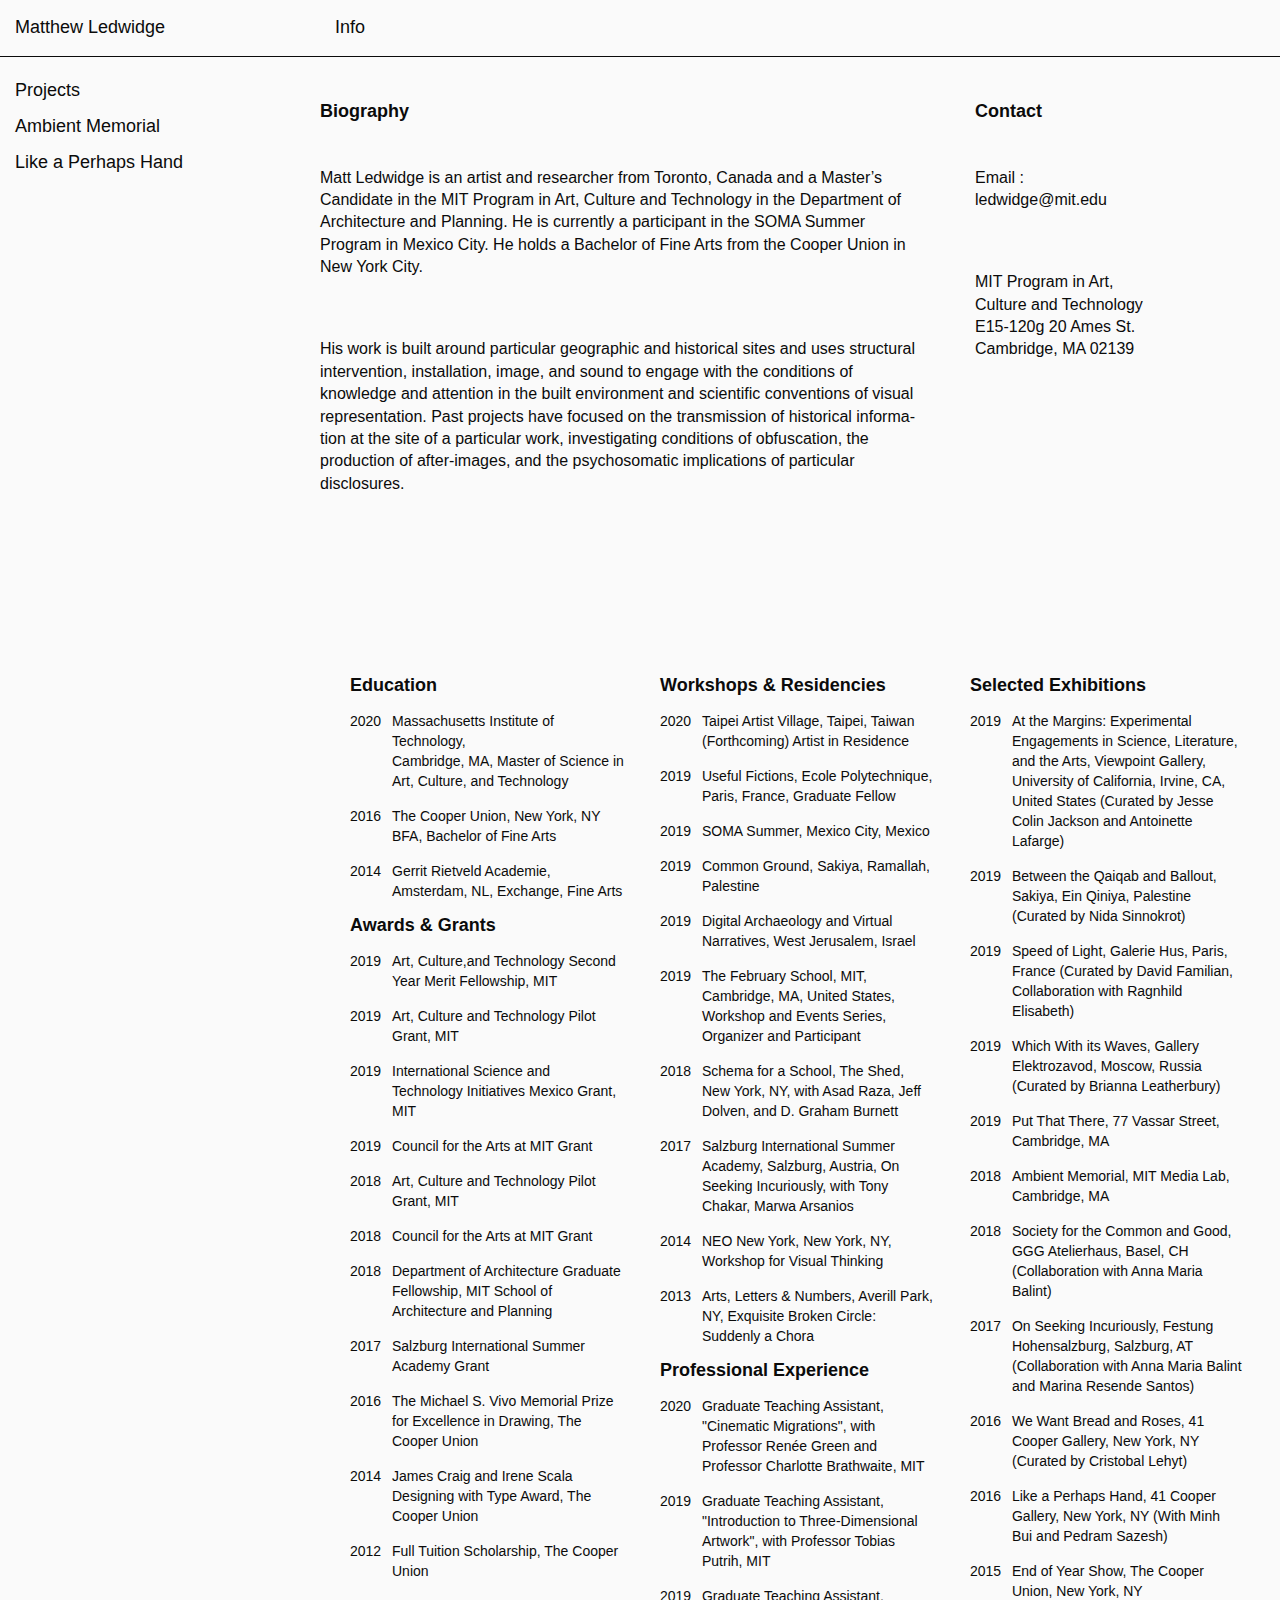
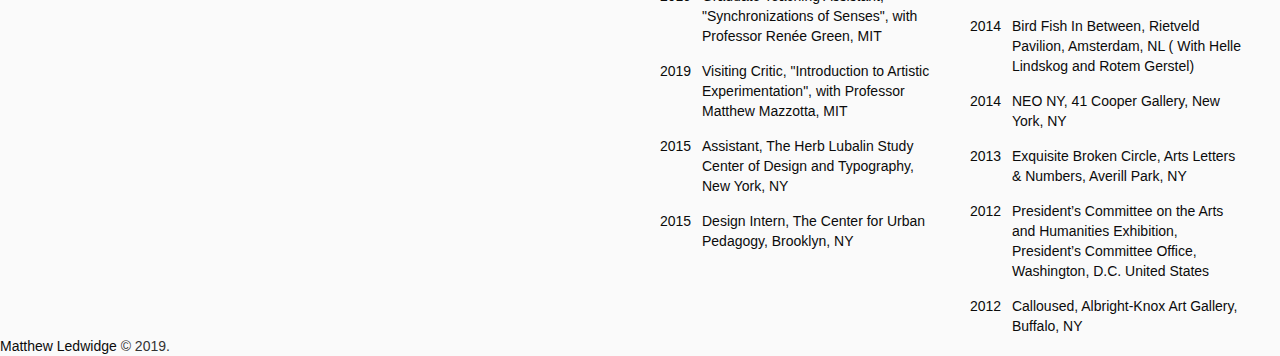
<file: index.html>
<!DOCTYPE html>
<html lang="en">

<head>
  <title> Ledwidge </title>
  <meta name="viewport" content="width=device-width, initial-scale=1">
  <link rel="stylesheet" type="text/css" href="bootstrap.min.css">
  <link rel="stylesheet" type="text/css" href="customstyle.css">
  <title>Ledwidge</title>

</head>

<body >
<!--sidebar/2-->
<div class="col-md-3" id="top" >
  <div class="row">
    <div class="title menutitle">
      <a> Matthew Ledwidge</a>
     </div>
   </div>
</div>

<div class="col-sm-9" id="top">

  <div class="row">
    <div class="title menutitle">
      <a> Info</a>
     </div>

   </div>

</div>

<div>
  <div class="col-md-3"  >
    <div class="title" >
      <div class="row">
       </div>

     </div>


      <div class="row title menuitem" id="firstproject">
        <a>Projects</a>
      </div>

      <div class="row title menuitem">
        <a href ="ambient.html">Ambient Memorial</a>
      </div>


      <div class="row title menuitem">
        <a href ="perhaps.html">Like a Perhaps Hand</a>
      </div>


    </div>

  </div>


    <div class="col-md-9" >

      <div class="row">
          <div class="col-md-8">
          <h2 class="biography" >Biography</h2>
                    <p>
                      Matt Ledwidge is an artist and researcher from Toronto, Canada and a Master’s Candidate in the MIT Program in Art, Culture and Technology in the Department of Architecture and Planning. He is currently a participant in the SOMA Summer Program in Mexico City. He holds a Bachelor of Fine Arts from the Cooper Union in New York City.</p>
                  <p>
                      His work is built around particular geographic and historical sites and uses structural intervention, installation, image, and sound to engage with the conditions of knowledge and attention in the built environment and scientific conventions of visual representation. Past projects have focused on the transmission of historical information at the site of a particular work, investigating conditions of obfuscation, the production of after-images, and the psychosomatic implications of particular disclosures. </p>

                      <p> </P>
                        <p> </P>

          </div>

          <div class="col-md-3">
          <h2 id="goleft15" >Contact</h2>
                    <p id="goleft35">Email : ledwidge@mit.edu</p>
                      <p id="goleft35">MIT Program in Art, Culture and Technology

<br> E15-120g
20 Ames St.
Cambridge, MA 02139
</P>


          </div>

      </div>

      <div class="row" >
        <div class="col-md-12">

      </div>
        </div>

        <div>
          <div class="col-md-4">

          <h2>Education</h2>

          <span class="resume-tabbed-line">
            <span class="wrapped-tab-1">2020</span>
            <span class="wrapped-desc">Massachusetts Institute of Technology, <br>Cambridge, MA,  Master of Science in Art, Culture, and Technology</span>
          </span>

          <span class="resume-tabbed-line">
            <span class="wrapped-tab-1">2016</span>
            <span class="wrapped-desc">The Cooper Union, New York, NY <br>BFA, Bachelor of Fine Arts</span>
          </span>

          <span class="resume-tabbed-line">
            <span class="wrapped-tab-1">2014</span>
            <span class="wrapped-desc">Gerrit Rietveld Academie, <br>Amsterdam, NL, Exchange, Fine Arts </span>
          </span>

          <span class="resume-tabbed-line">
            <span class="wrapped-tab-1"></span>
            <span class="wrapped-desc"></span>
          </span>


          <h2>Awards & Grants</h2>

          <span class="resume-tabbed-line">
            <span class="wrapped-tab-1">2019</span>
            <span class="wrapped-desc">Art, Culture,and Technology Second Year Merit Fellowship, MIT</span>
          </span>

          <span class="resume-tabbed-line">
            <span class="wrapped-tab-1">2019</span>
            <span class="wrapped-desc">Art, Culture and Technology Pilot Grant, MIT </span>
          </span>

          <span class="resume-tabbed-line">
            <span class="wrapped-tab-1">2019</span>
            <span class="wrapped-desc">International Science and Technology Initiatives Mexico Grant, MIT</span>
          </span>

          <span class="resume-tabbed-line">
            <span class="wrapped-tab-1">2019 </span>
            <span class="wrapped-desc">Council for the Arts at MIT Grant</span>
          </span>

          <span class="resume-tabbed-line">
            <span class="wrapped-tab-1">2018</span>
            <span class="wrapped-desc">Art, Culture and Technology Pilot Grant, MIT </span>

          </span>

          <span class="resume-tabbed-line">
            <span class="wrapped-tab-1">2018 </span>
            <span class="wrapped-desc">Council for the Arts at MIT Grant</span>
          </span>

          <span class="resume-tabbed-line">
            <span class="wrapped-tab-1">2018</span>
            <span class="wrapped-desc">Department of Architecture Graduate Fellowship, MIT School of Architecture and Planning</span>
          </span>

          <span class="resume-tabbed-line">
            <span class="wrapped-tab-1">2017</span>
            <span class="wrapped-desc">Salzburg International Summer Academy Grant</span>
          </span>

          <span class="resume-tabbed-line">
            <span class="wrapped-tab-1">2016</span>
            <span class="wrapped-desc">The Michael S. Vivo Memorial Prize for Excellence in Drawing, The Cooper Union</span>
          </span>

          <span class="resume-tabbed-line">
            <span class="wrapped-tab-1">2014</span>
            <span class="wrapped-desc">James Craig and Irene Scala Designing with Type Award, The Cooper Union</span>
          </span>

          <span class="resume-tabbed-line">
            <span class="wrapped-tab-1">2012</span>
            <span class="wrapped-desc">Full Tuition Scholarship, The Cooper Union</span>
          </span>


          </div>
          <div class="col-md-4">
          <h2>Workshops & Residencies</h2>

          <span class="resume-tabbed-line">
            <span class="wrapped-tab-1">2020</span>
            <span class="wrapped-desc">Taipei Artist Village, Taipei, Taiwan (Forthcoming) Artist in Residence</span>
          </span>

          <span class="resume-tabbed-line">
            <span class="wrapped-tab-1">2019</span>
            <span class="wrapped-desc">Useful Fictions, Ecole Polytechnique, Paris, France, Graduate Fellow</span>
          </span>


          <span class="resume-tabbed-line">
            <span class="wrapped-tab-1">2019</span>
            <span class="wrapped-desc">SOMA Summer, Mexico City, Mexico</span>
          </span>


          <span class="resume-tabbed-line">
            <span class="wrapped-tab-1">2019</span>
            <span class="wrapped-desc">Common Ground, Sakiya, Ramallah, Palestine</span>
          </span>

          <span class="resume-tabbed-line">
            <span class="wrapped-tab-1">2019</span>
            <span class="wrapped-desc">Digital Archaeology and Virtual Narratives, West Jerusalem, Israel</span>
          </span>

          <span class="resume-tabbed-line">
            <span class="wrapped-tab-1">2019</span>
            <span class="wrapped-desc">The February School, MIT, Cambridge, MA, United States, Workshop and Events Series, Organizer and Participant</span>
          </span>


          <span class="resume-tabbed-line">
            <span class="wrapped-tab-1">2018</span>
            <span class="wrapped-desc">Schema for a School, The Shed,  New York, NY,
         with Asad Raza, Jeff Dolven, and D. Graham Burnett</span>
          </span>

          <span class="resume-tabbed-line">
            <span class="wrapped-tab-1">2017</span>
            <span class="wrapped-desc">Salzburg International Summer Academy, Salzburg, Austria, On Seeking Incuriously, with Tony Chakar, Marwa Arsanios</span>
          </span>

          <span class="resume-tabbed-line">
            <span class="wrapped-tab-1">2014</span>
            <span class="wrapped-desc">NEO New York, New York, NY, Workshop for Visual Thinking</span>
          </span>

          <span class="resume-tabbed-line">
            <span class="wrapped-tab-1">2013</span>
            <span class="wrapped-desc">Arts, Letters & Numbers, Averill Park, NY, Exquisite Broken Circle: Suddenly a Chora</span>
          </span>

          <span class="resume-tabbed-line">
            <span class="wrapped-tab-1"></span>
            <span class="wrapped-desc"></span>
          </span>
                    </p>



              <h2>Professional Experience</h2>

              <span class="resume-tabbed-line">
                <span class="wrapped-tab-1">2020</span>
                <span class="wrapped-desc">Graduate Teaching Assistant, "Cinematic Migrations", with Professor Renée Green and Professor Charlotte Brathwaite, MIT</span>
              </span>

              <span class="resume-tabbed-line">
                <span class="wrapped-tab-1">2019</span>
                <span class="wrapped-desc">Graduate Teaching Assistant, "Introduction to Three-Dimensional Artwork", with Professor Tobias Putrih, MIT</span>
              </span>

              <span class="resume-tabbed-line">
                <span class="wrapped-tab-1">2019</span>
                <span class="wrapped-desc">Graduate Teaching Assistant, "Synchronizations of Senses", with Professor Renée Green, MIT</span>
              </span>

              <span class="resume-tabbed-line">
                <span class="wrapped-tab-1">2019</span>
                <span class="wrapped-desc">Visiting Critic, "Introduction to Artistic Experimentation", with Professor Matthew Mazzotta, MIT</span>
              </span>

              <span class="resume-tabbed-line">
                <span class="wrapped-tab-1">2015</span>
                <span class="wrapped-desc">Assistant, The Herb Lubalin Study Center of Design and Typography, New York, NY</span>
              </span>

              <span class="resume-tabbed-line">
                <span class="wrapped-tab-1">2015</span>
                <span class="wrapped-desc">Design Intern, The Center for Urban Pedagogy, Brooklyn, NY</span>
              </span>




          </div>
          <div class="col-md-4">
          <h2>Selected Exhibitions</h2>

          <span class="resume-tabbed-line">
            <span class="wrapped-tab-1">2019</span>
            <span class="wrapped-desc">At the Margins: Experimental Engagements in Science, Literature, and the Arts, Viewpoint Gallery, University of California, Irvine, CA, United States (Curated by Jesse Colin Jackson and Antoinette Lafarge)
</span>
          </span>


          <span class="resume-tabbed-line">
            <span class="wrapped-tab-1">2019</span>
            <span class="wrapped-desc">Between the Qaiqab and Ballout, Sakiya, Ein Qiniya, Palestine (Curated by Nida Sinnokrot)
</span>
          </span>

          <span class="resume-tabbed-line">
            <span class="wrapped-tab-1">2019</span>
            <span class="wrapped-desc">Speed of Light, Galerie Hus, Paris, France (Curated by David Familian, Collaboration with Ragnhild Elisabeth)</span>
          </span>

          <span class="resume-tabbed-line">
            <span class="wrapped-tab-1">2019</span>
            <span class="wrapped-desc">Which With its Waves, Gallery Elektrozavod, Moscow, Russia (Curated by Brianna Leatherbury)</span>
          </span>

          <span class="resume-tabbed-line">
            <span class="wrapped-tab-1">2019</span>
            <span class="wrapped-desc">Put That There, 77 Vassar Street, Cambridge, MA</span>
          </span>

          <span class="resume-tabbed-line">
            <span class="wrapped-tab-1">2018</span>
            <span class="wrapped-desc">Ambient Memorial, MIT Media Lab, Cambridge, MA</span>
          </span>

          <span class="resume-tabbed-line">
            <span class="wrapped-tab-1">2018</span>
            <span class="wrapped-desc">Society for the Common and Good, GGG Atelierhaus, Basel, CH (Collaboration with Anna Maria Balint)</span>
          </span>

          <span class="resume-tabbed-line">
            <span class="wrapped-tab-1">2017</span>
            <span class="wrapped-desc">On Seeking Incuriously, Festung Hohensalzburg, Salzburg, AT (Collaboration with Anna Maria Balint and Marina Resende Santos)</span>
          </span>

          <span class="resume-tabbed-line">
            <span class="wrapped-tab-1">2016</span>
            <span class="wrapped-desc">We Want Bread and Roses, 41 Cooper Gallery, New York, NY (Curated by Cristobal Lehyt)</span>
          </span>

          <span class="resume-tabbed-line">
            <span class="wrapped-tab-1">2016</span>
            <span class="wrapped-desc">Like a Perhaps Hand, 41 Cooper Gallery, New York, NY (With Minh Bui and Pedram Sazesh)</span>
          </span>

          <span class="resume-tabbed-line">
            <span class="wrapped-tab-1">2015</span>
            <span class="wrapped-desc">End of Year Show, The Cooper Union, New York, NY </span>
          </span>

          <span class="resume-tabbed-line">
            <span class="wrapped-tab-1">2014</span>
            <span class="wrapped-desc">Bird Fish In Between, Rietveld Pavilion, Amsterdam, NL ( With Helle Lindskog and Rotem Gerstel)
</span>
          </span>

          <span class="resume-tabbed-line">
            <span class="wrapped-tab-1">2014</span>
            <span class="wrapped-desc">NEO NY, 41 Cooper Gallery, New York, NY </span>
          </span>

          <span class="resume-tabbed-line">
            <span class="wrapped-tab-1">2013</span>
            <span class="wrapped-desc">Exquisite Broken Circle, Arts Letters & Numbers, Averill Park, NY </span>
          </span>

          <span class="resume-tabbed-line">
            <span class="wrapped-tab-1">2012</span>
            <span class="wrapped-desc">President’s Committee on the Arts and Humanities Exhibition, President’s Committee Office, Washington, D.C. United States</span>
          </span>


          <span class="resume-tabbed-line">
            <span class="wrapped-tab-1">2012</span>
            <span class="wrapped-desc">Calloused, Albright-Knox Art Gallery, Buffalo, NY</span>
          </span>





          </div>


      </div>
        </div>

      </div>

      <div class="row" >

      </div>




<div class="title baseline"> <a href="http://www.mattledwidge.com">Matthew Ledwidge</a> © 2019.</div>

</body>




</html>
</file>
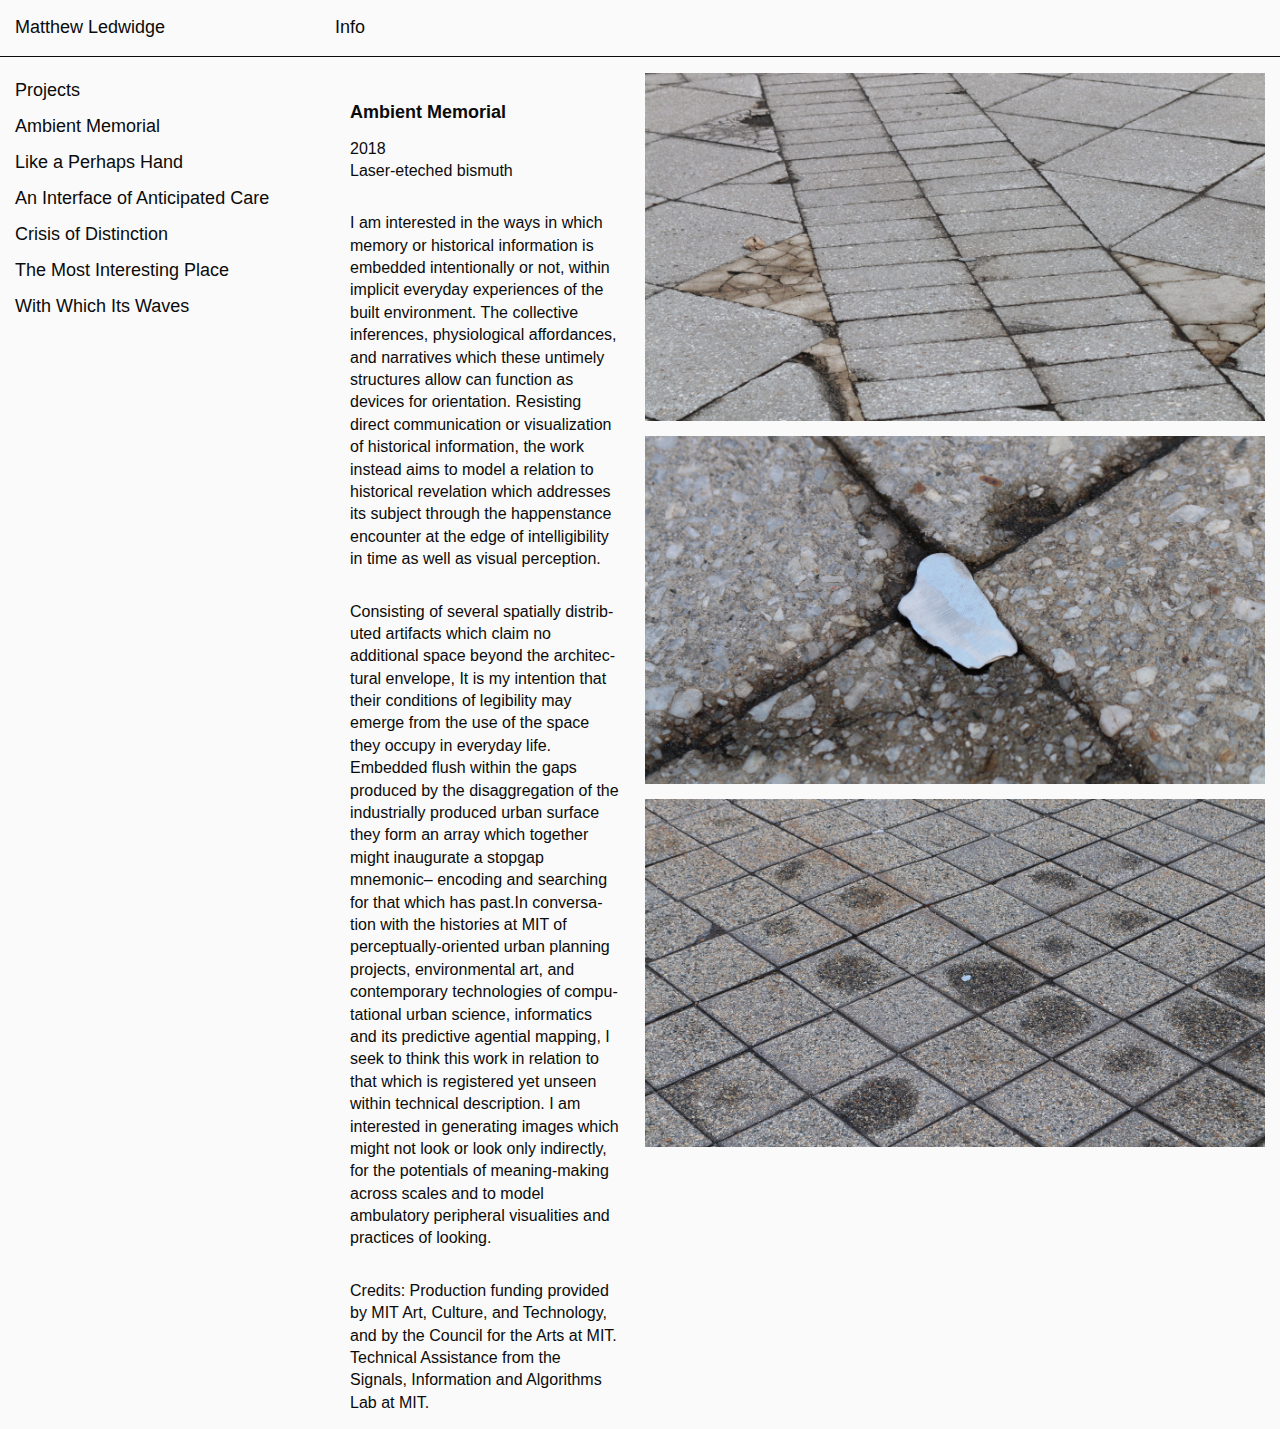
<file: ambient.html>
<!DOCTYPE html>
<html lang="en">

<head>
  <title> Ledwidge </title>
  <meta name="viewport" content="width=device-width, initial-scale=1">
  <link rel="stylesheet" type="text/css" href="bootstrap.min.css">
  <link rel="stylesheet" type="text/css" href="customstyle.css">
  <title>Ledwidge</title>

</head>

<body >
<!--sidebar/2-->
<div class="col-md-3" id="top" >
  <div class="row">
    <div class="title menutitle">
      <a href ="http://www.mattledwidge.com"> Matthew Ledwidge</a>
     </div>
   </div>
</div>

<div class="col-sm-9" id="top">

  <div class="row">
    <div class="title menutitle">
      <a> Info</a>
     </div>

   </div>

</div>



</div>







<div>
  <div class="col-md-3"  >
    <div class="title" >
      <div class="row">
       </div>

       </div>

             <div class="row title menuitem" id="firstproject">
               <a>Projects</a>
             </div>

             <div class="row title menuitem">
               <a href ="ambient.html">Ambient Memorial</a>
             </div>


             <div class="row title menuitem">
               <a href ="perhaps.html">Like a Perhaps Hand</a>
             </div>

             <div class="row title menuitem">
               <a href ="care.html">An Interface of Anticipated Care</a>
             </div>

             <div class="row title menuitem">
               <a href ="distinction.html">Crisis of Distinction</a>
             </div>

             <div class="row title menuitem">
               <a href ="place.html">The Most Interesting Place</a>
             </div>

             <div class="row title menuitem">
               <a href ="waves.html">With Which Its Waves</a>
             </div>


    </div>

  </div>


    <div class="col-md-9" >



      <div class="row" >
        <div class="col-md-12">

      </div>
        </div>

        <div>



          <div class="col-md-4">
          <h2 class="biography" >Ambient Memorial</h2>

          <p class="description">2018 <br>Laser-eteched bismuth</p>

          <p class="description">I am interested in the ways in which memory or historical information is embedded intentionally or not, within implicit everyday experiences of the built environment. The collective inferences, physiological affordances, and narratives which these untimely structures allow can function as devices for orientation. Resisting direct communication or visualization of historical information, the work instead aims to model a relation to historical revelation which addresses its subject through the happenstance encounter at the edge of intelligibility in time as well as visual perception. </p>

            <p class="description">
          Consisting of several spatially distributed artifacts which claim no additional space beyond the architectural envelope, It is my intention that their conditions of legibility may emerge from the use of the space they occupy in everyday life. Embedded flush within the gaps produced by the disaggregation of the industrially produced urban surface they form an array which together might inaugurate a stopgap mnemonic– encoding and searching for that which has past.In conversation with the histories at MIT of perceptually-oriented urban planning projects, environmental art, and contemporary technologies of computational urban science, informatics and its predictive agential mapping, I seek to think this work in relation to that which is registered yet unseen within technical description. I am interested in generating images which might not look or look only indirectly, for the potentials of meaning-making across scales and to model ambulatory peripheral visualities and practices of looking.
        </p>

        <p class="description">
          Credits: Production funding provided by MIT Art, Culture, and Technology, and by the Council for the Arts at MIT. Technical Assistance from the Signals, Information and Algorithms Lab at MIT.
        </p>




          </div>

          <div class="col-md-8">

  <img class="img img-responsive " src = "a4.JPG">
  <img class="img img-responsive " src = "a1.JPG">
  <img class="img img-responsive " src = "a2.JPG">
          </div>


      </div>
        </div>

      </div>




</body>




</html>
</file>
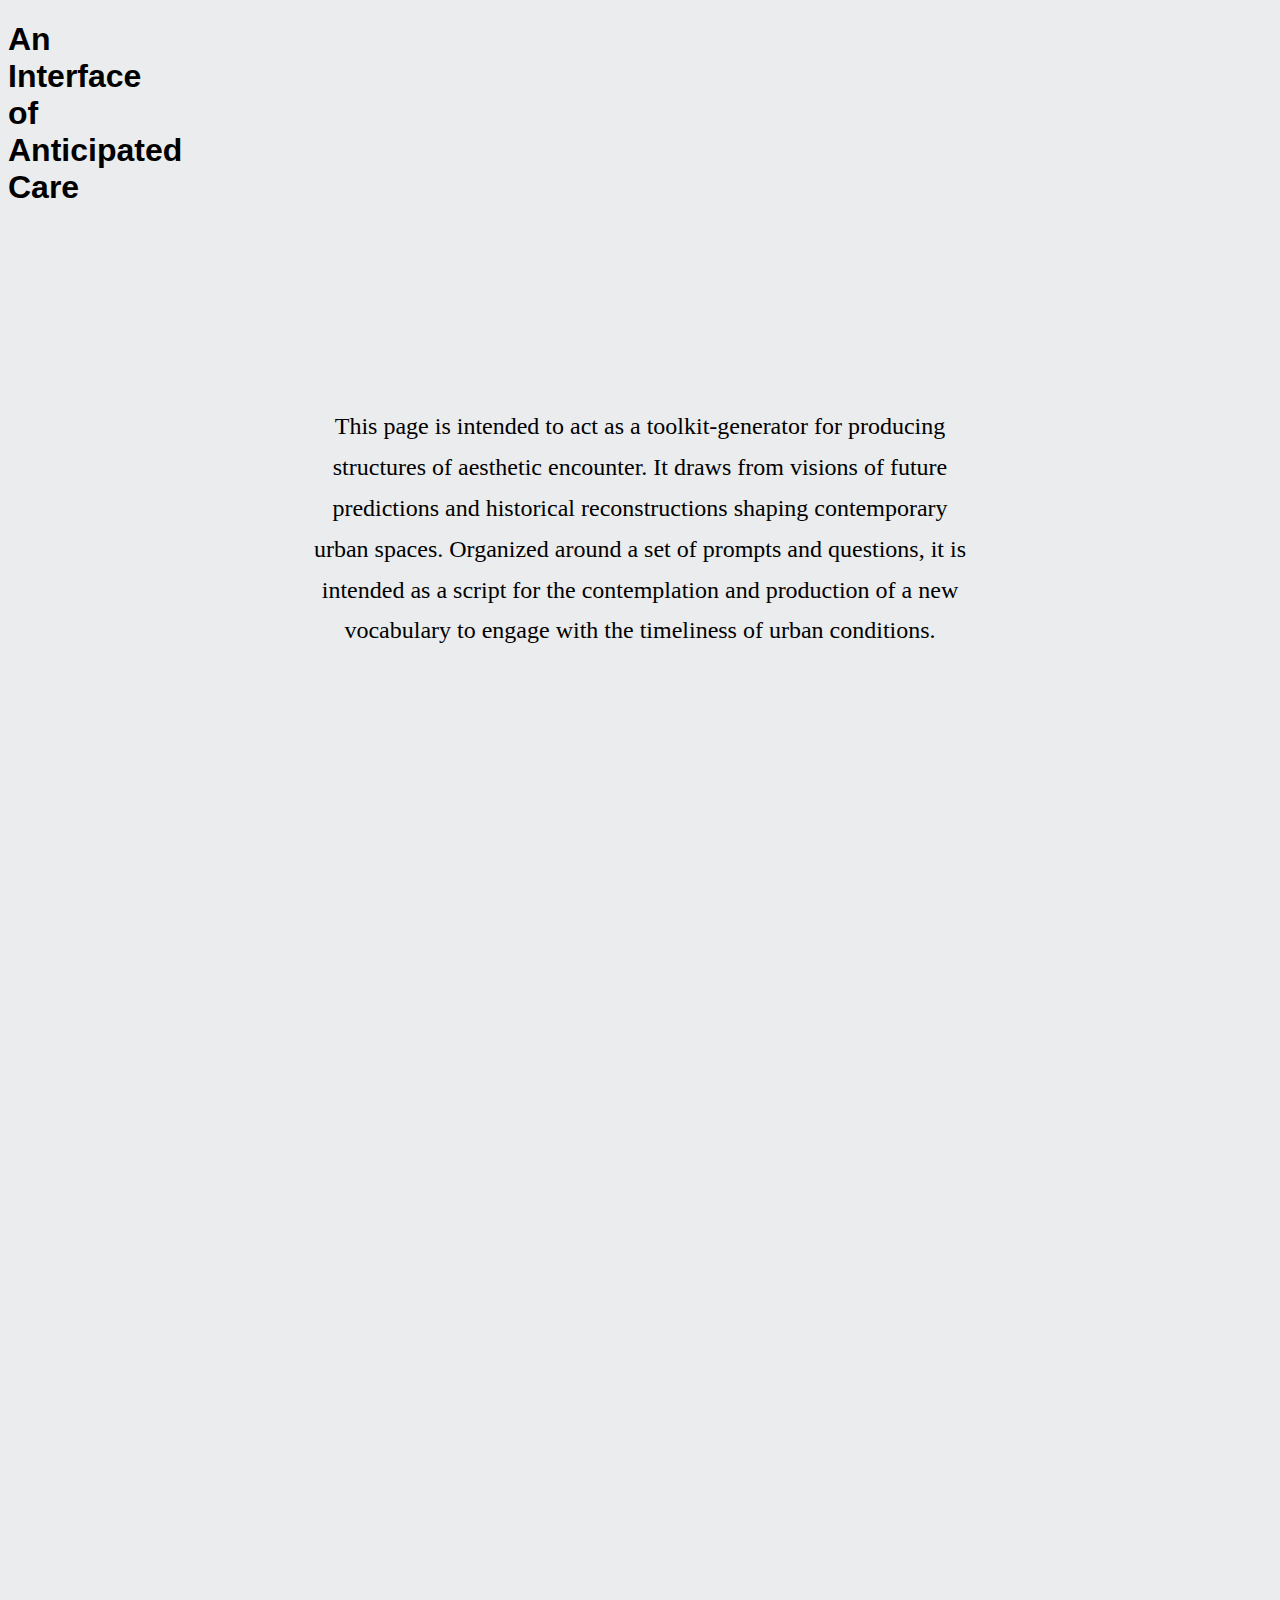
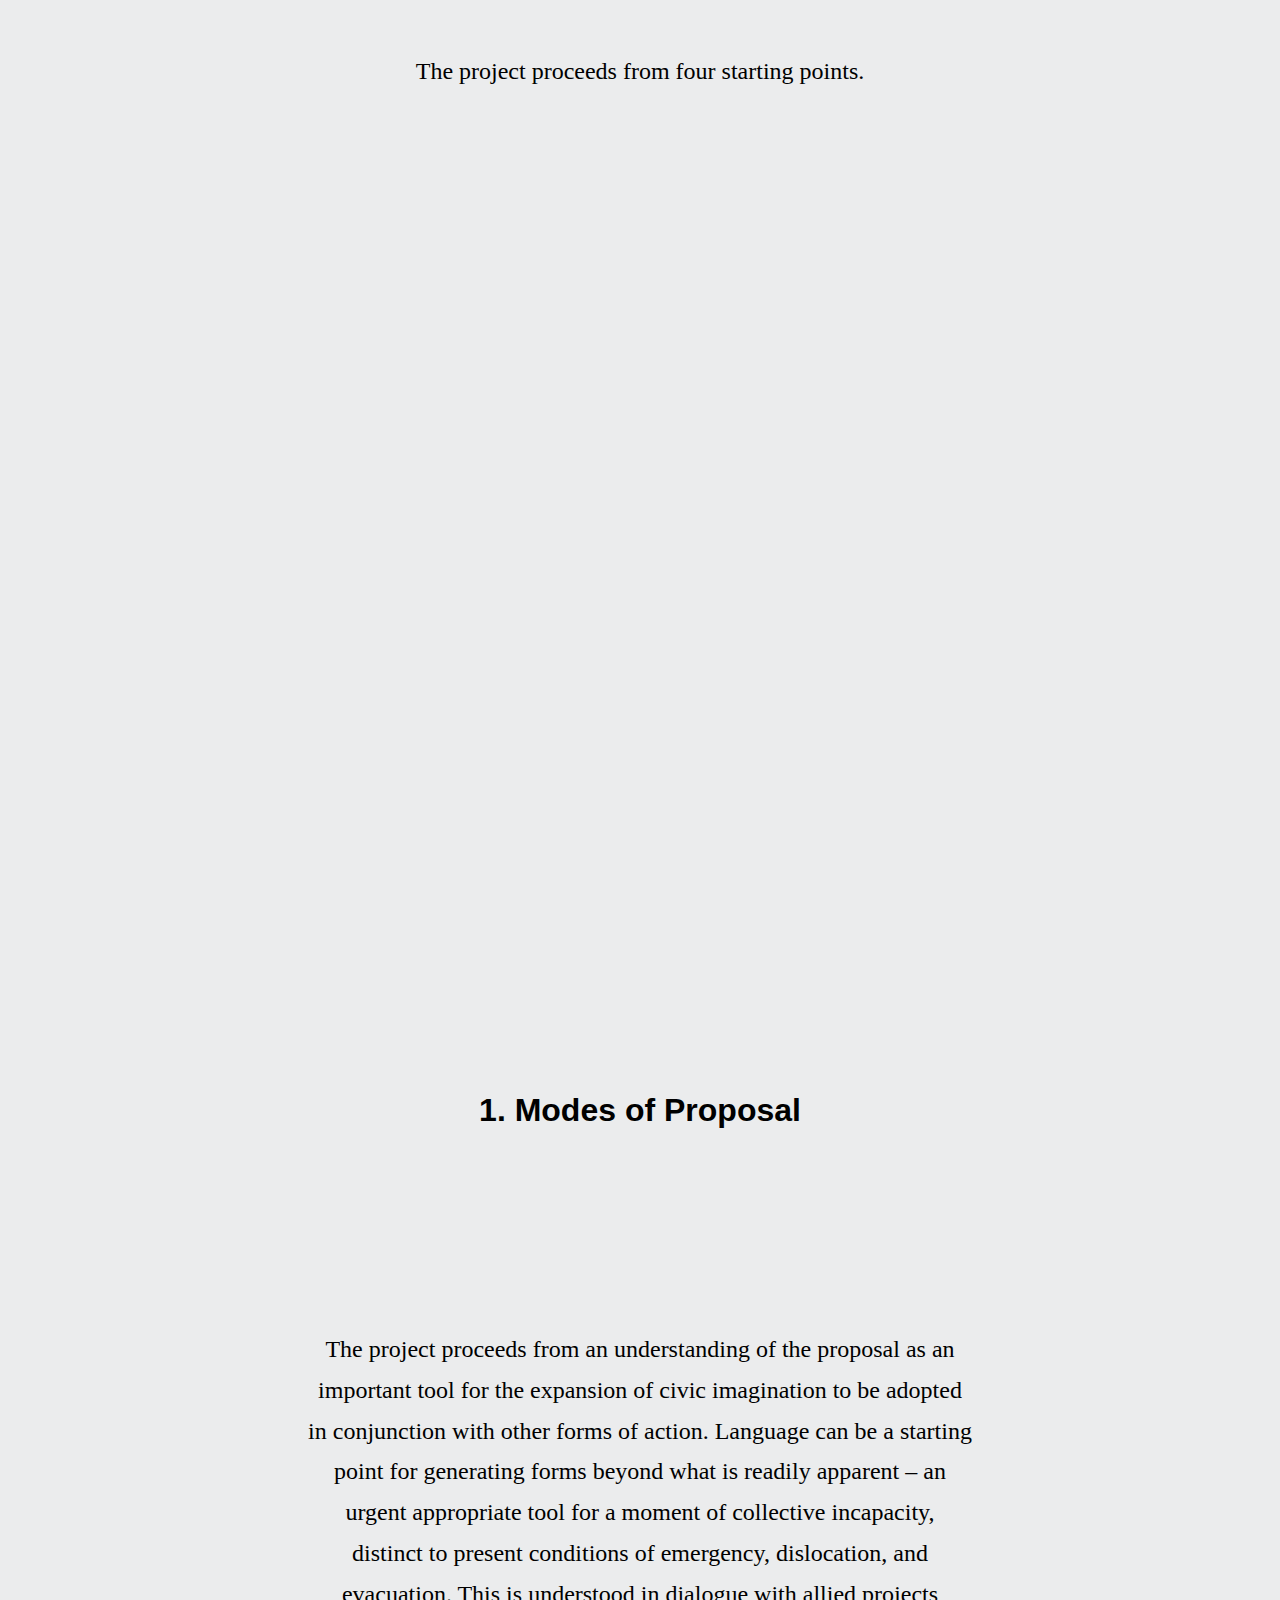
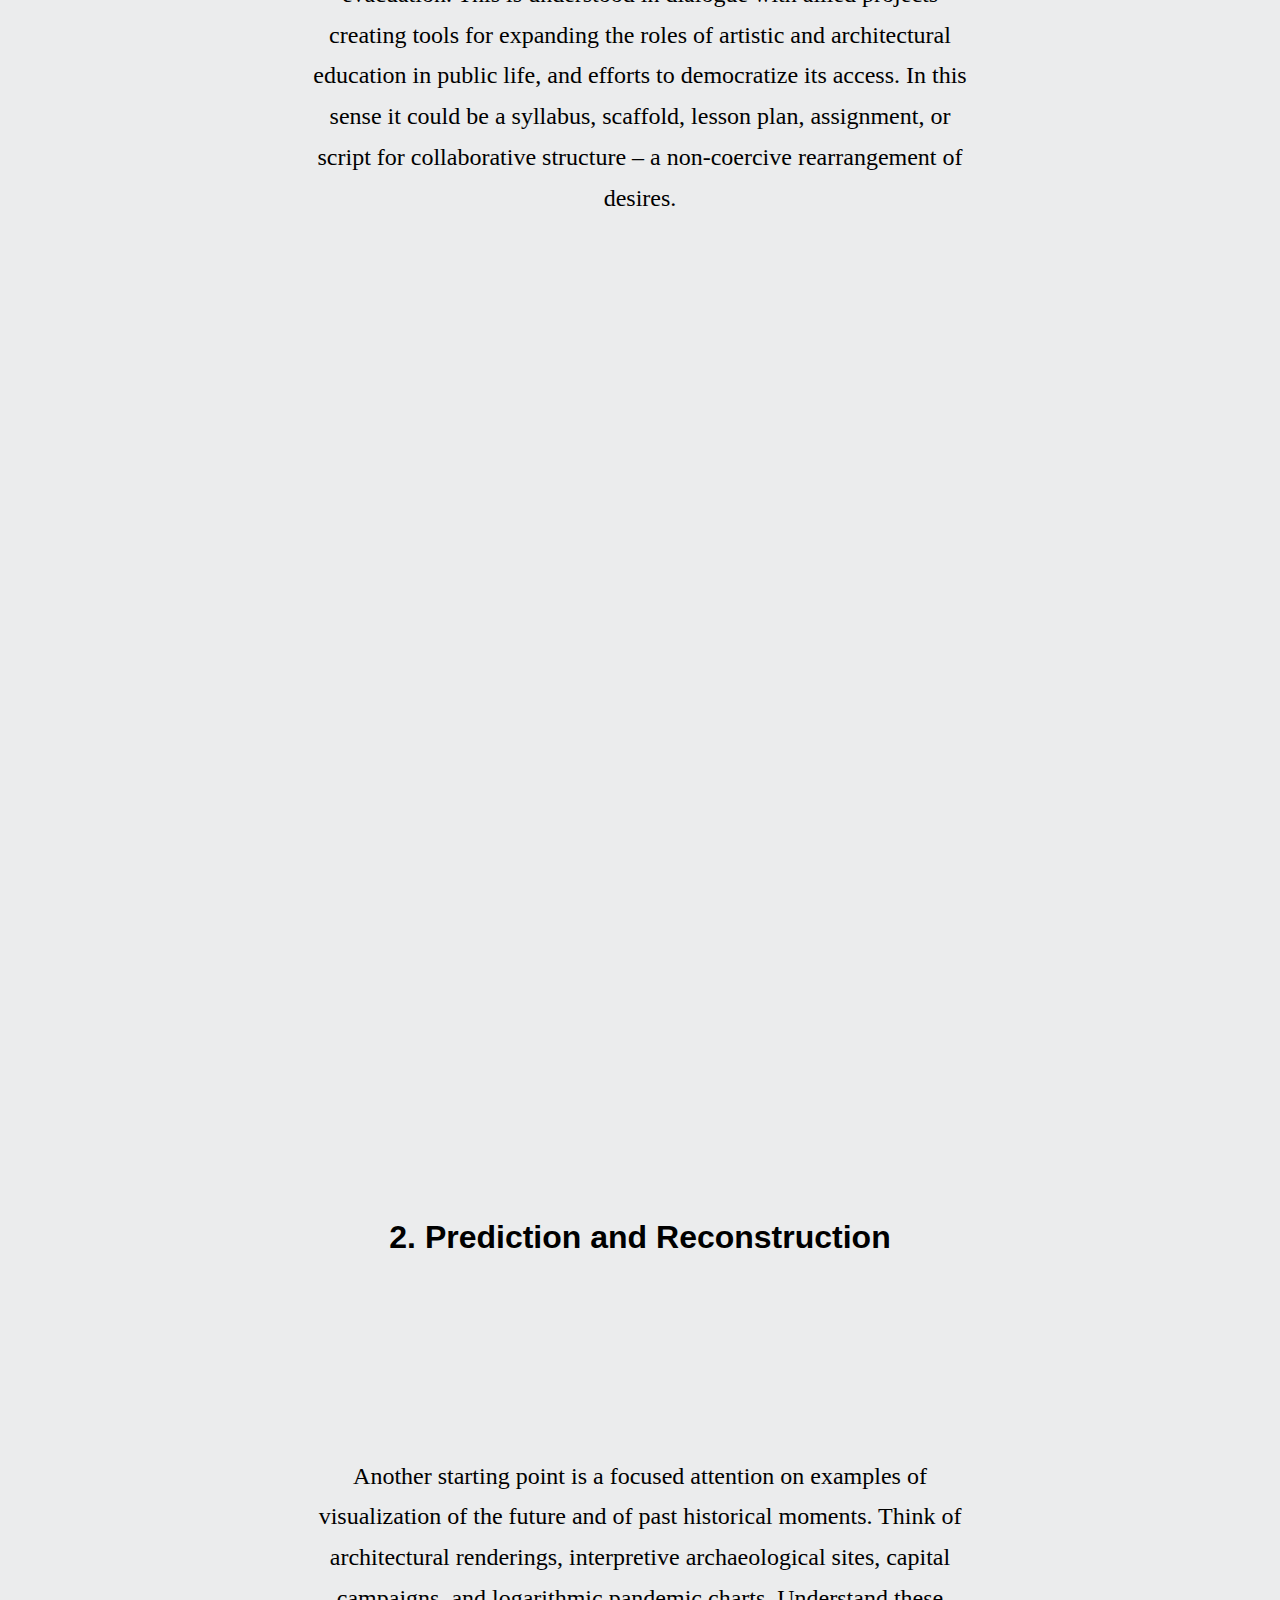
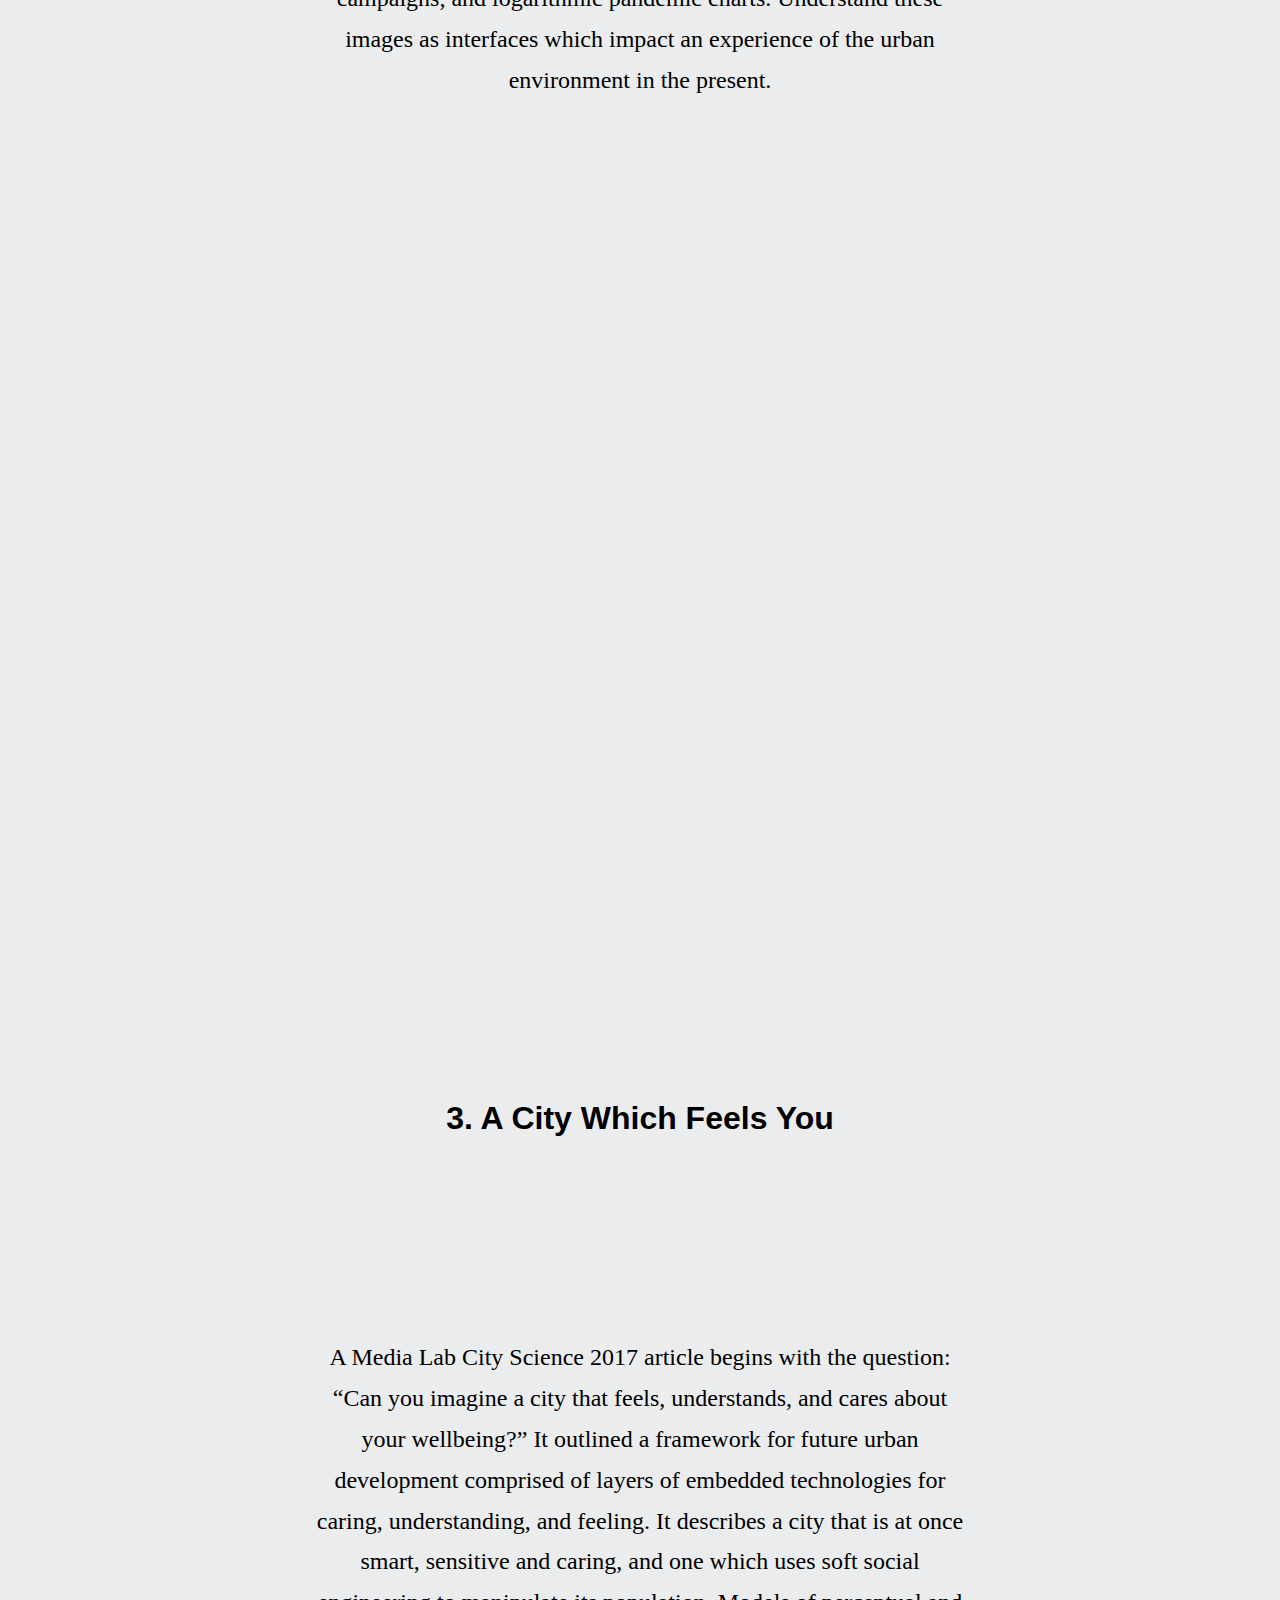
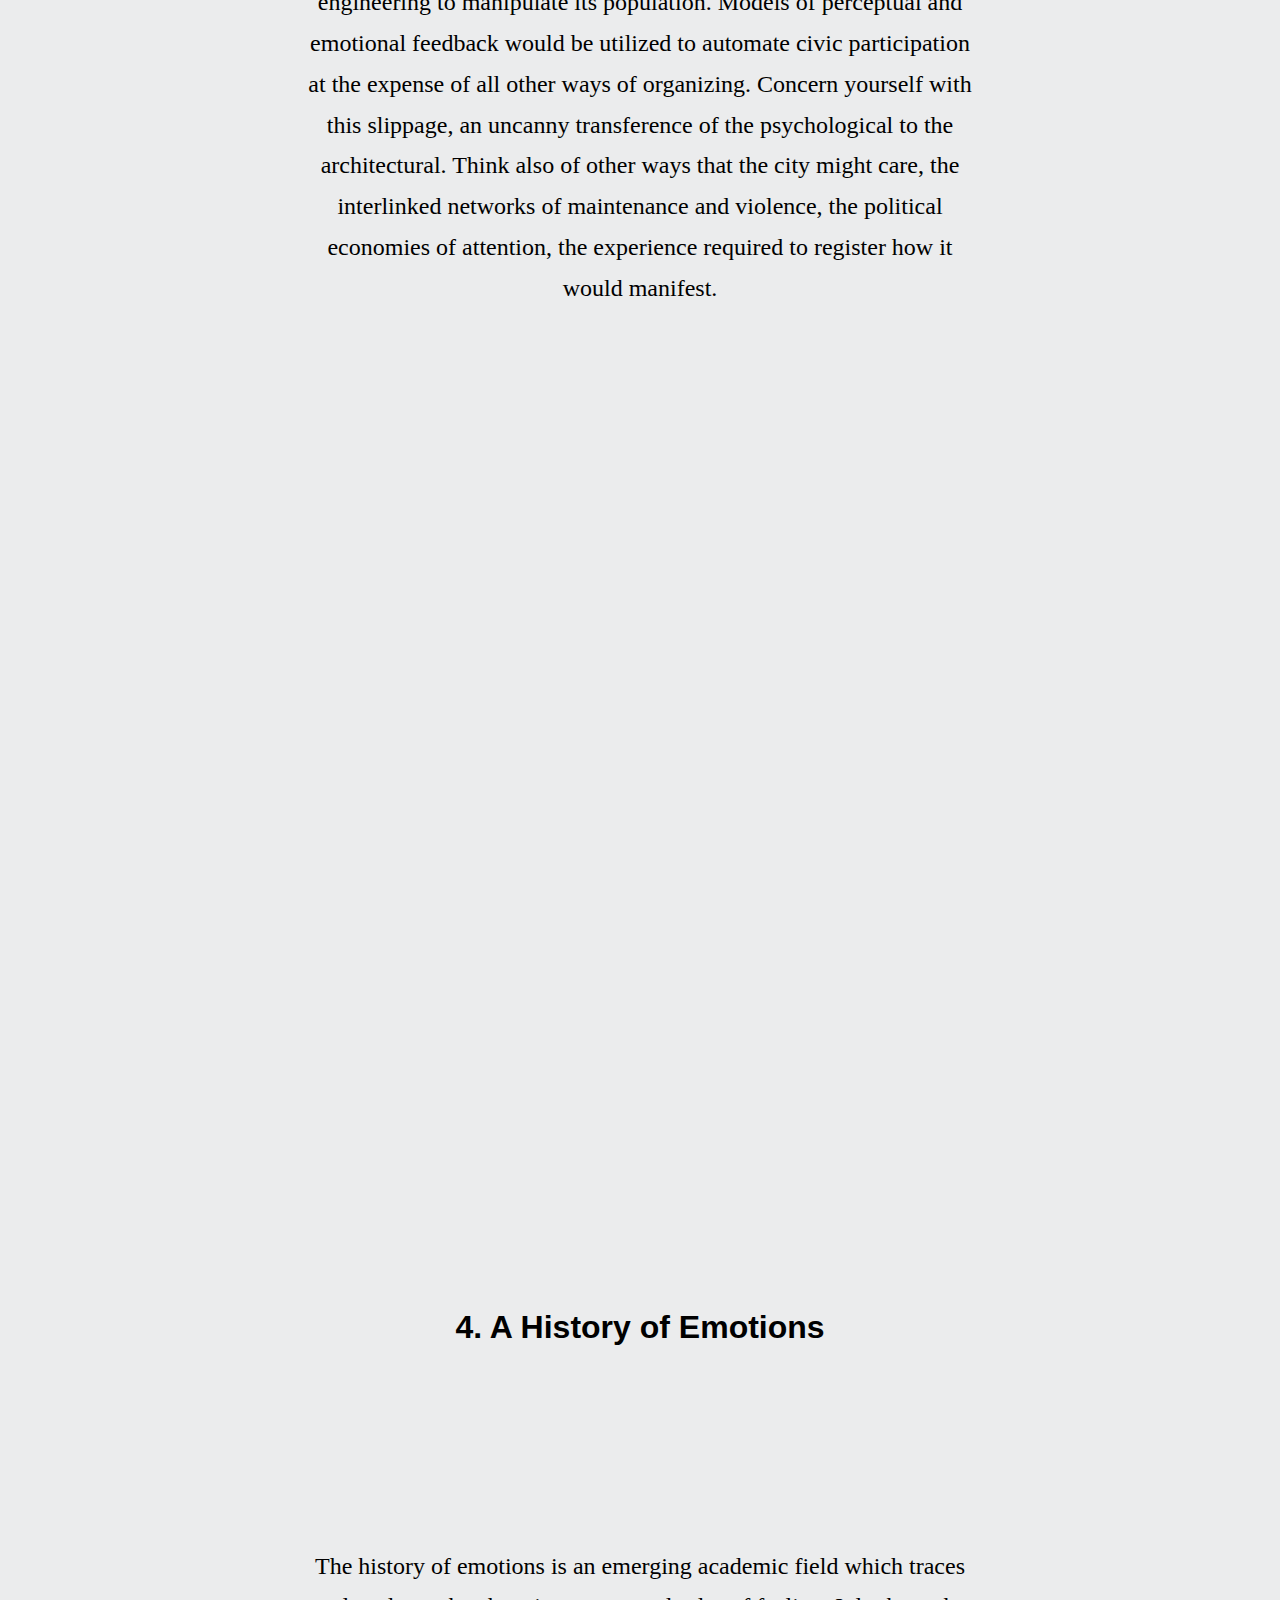
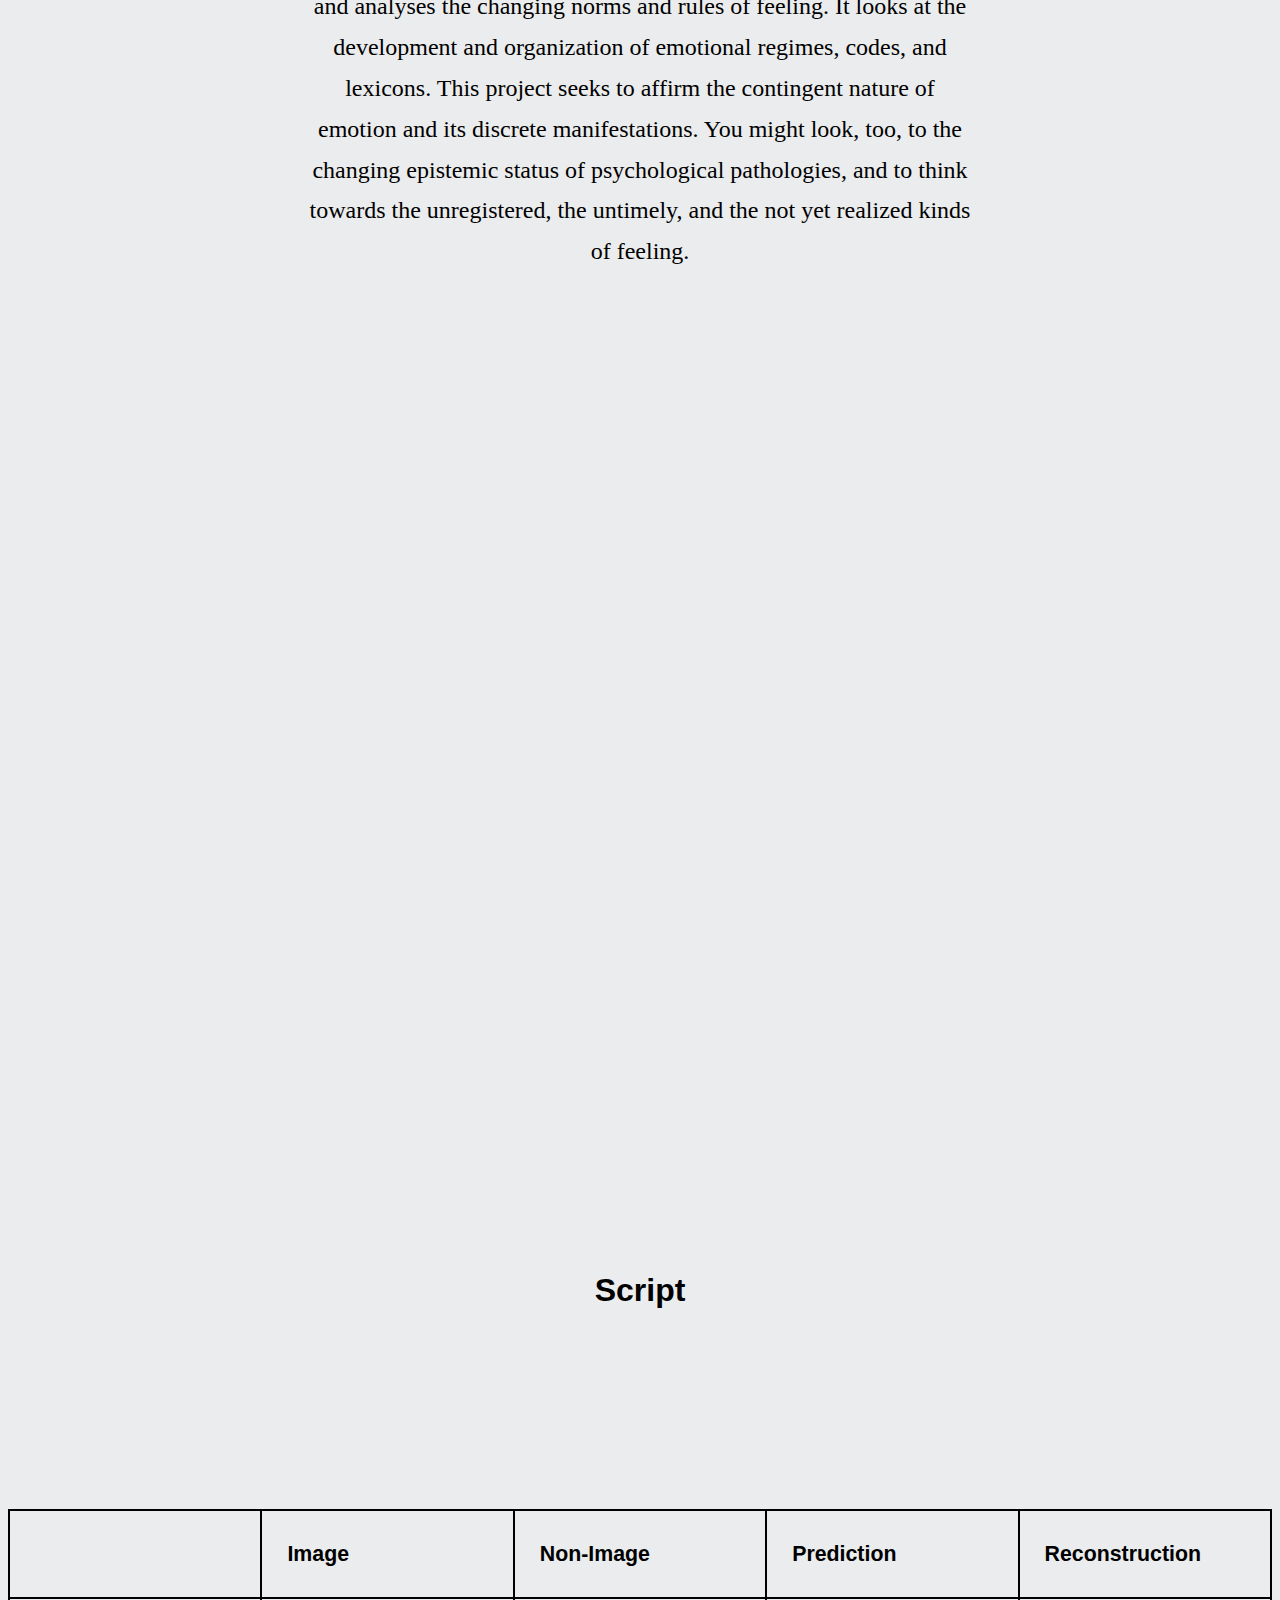
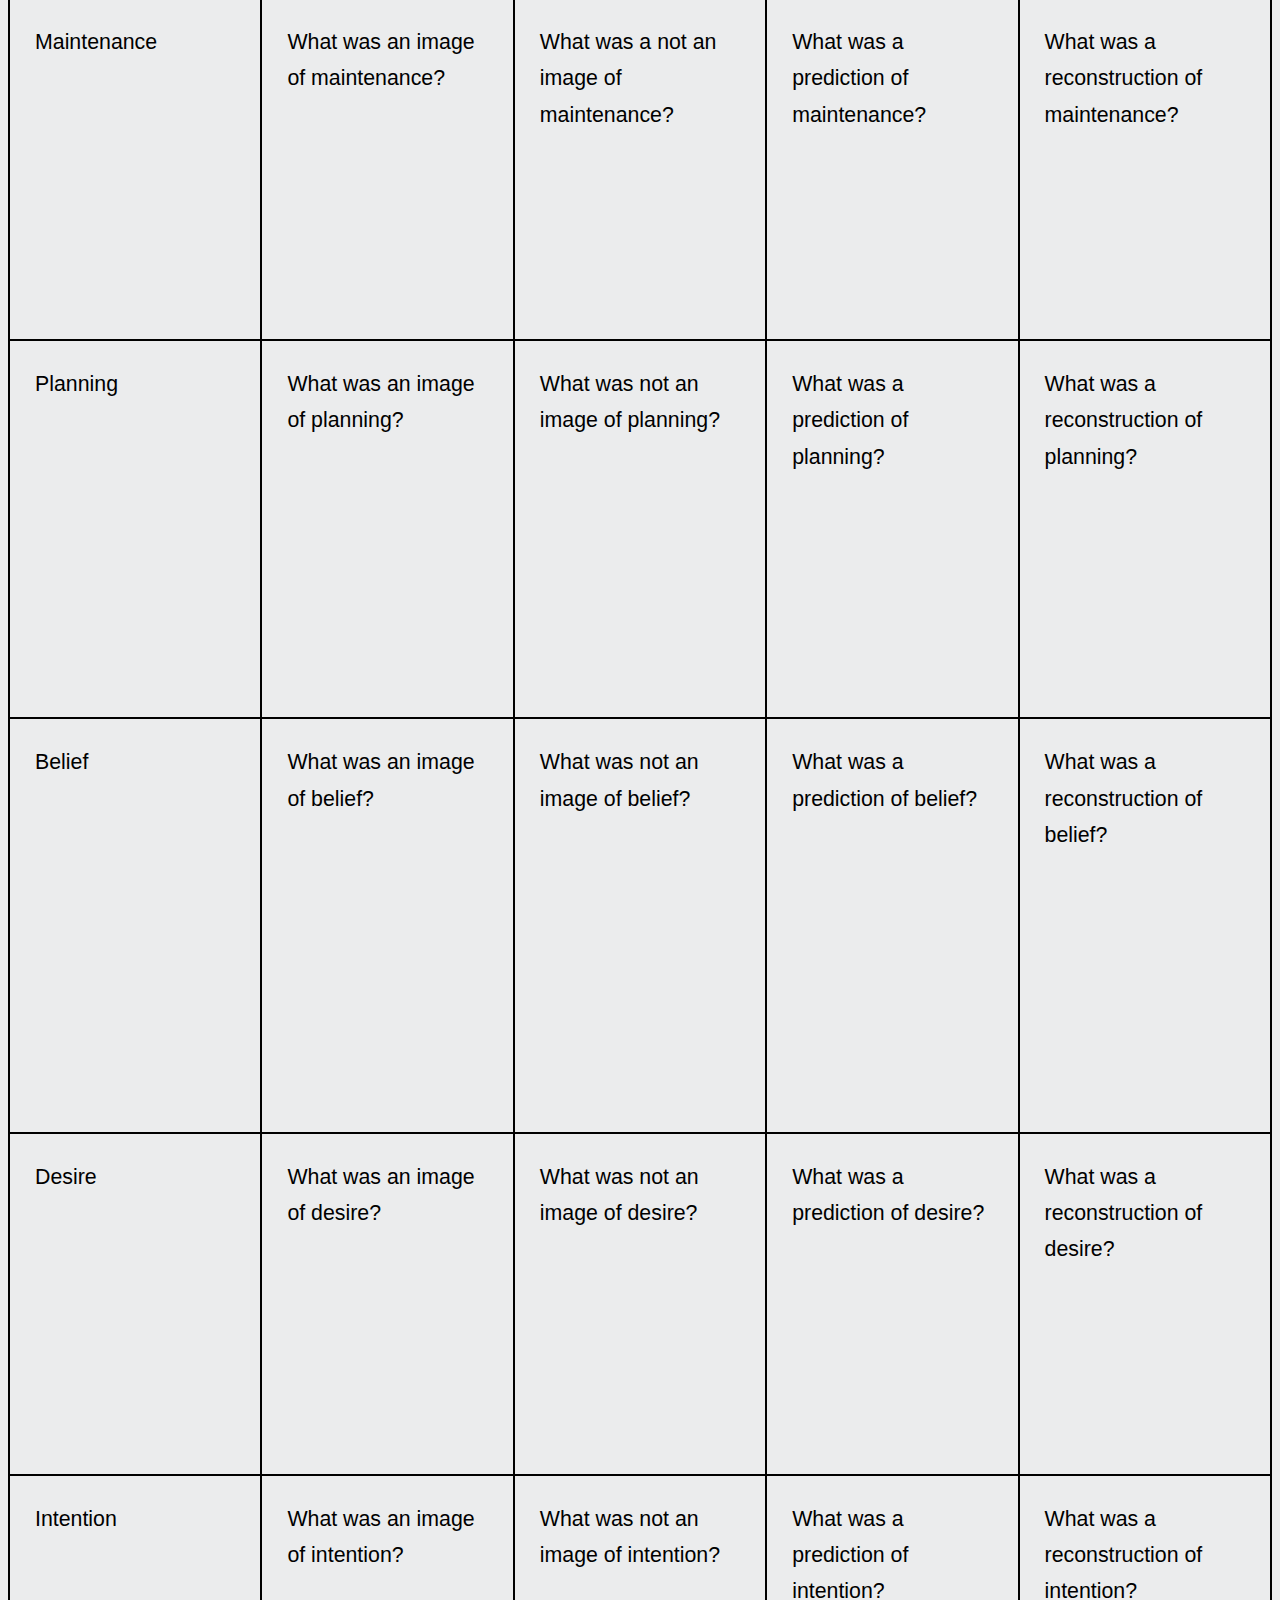
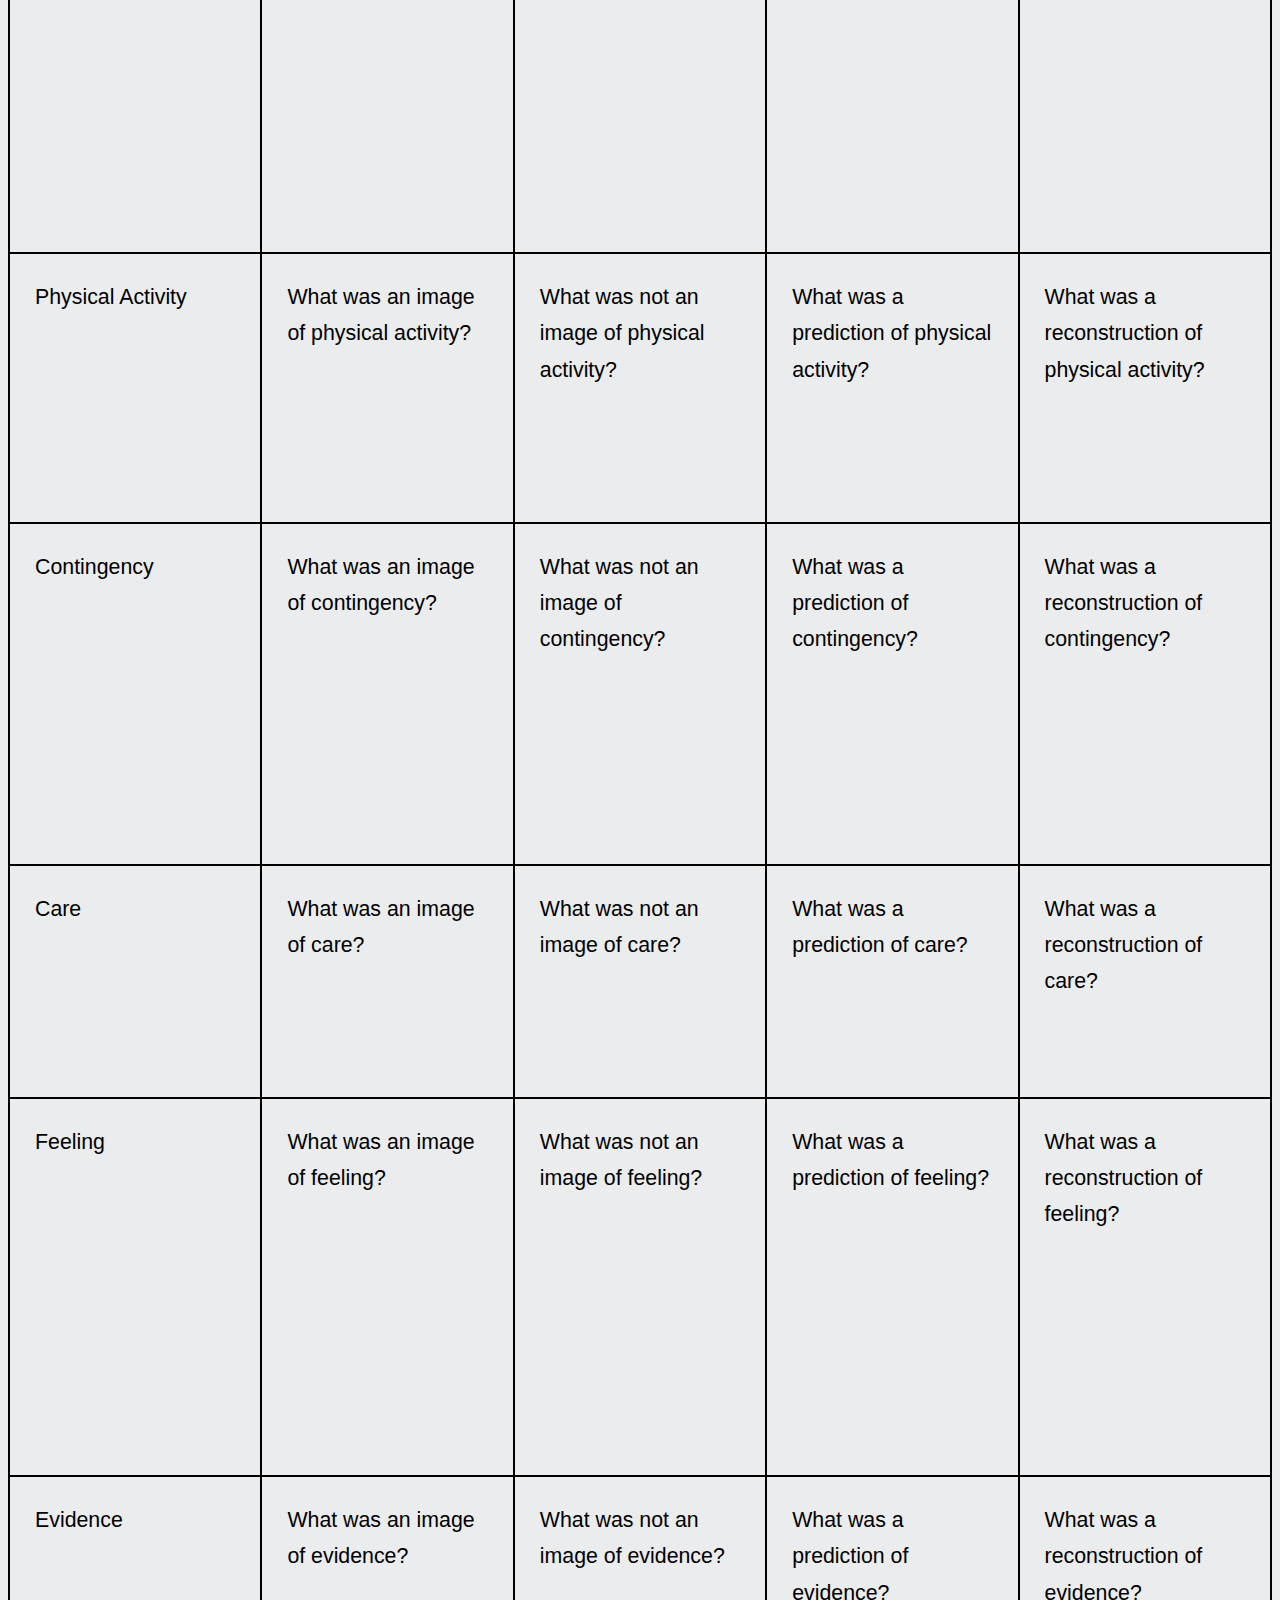
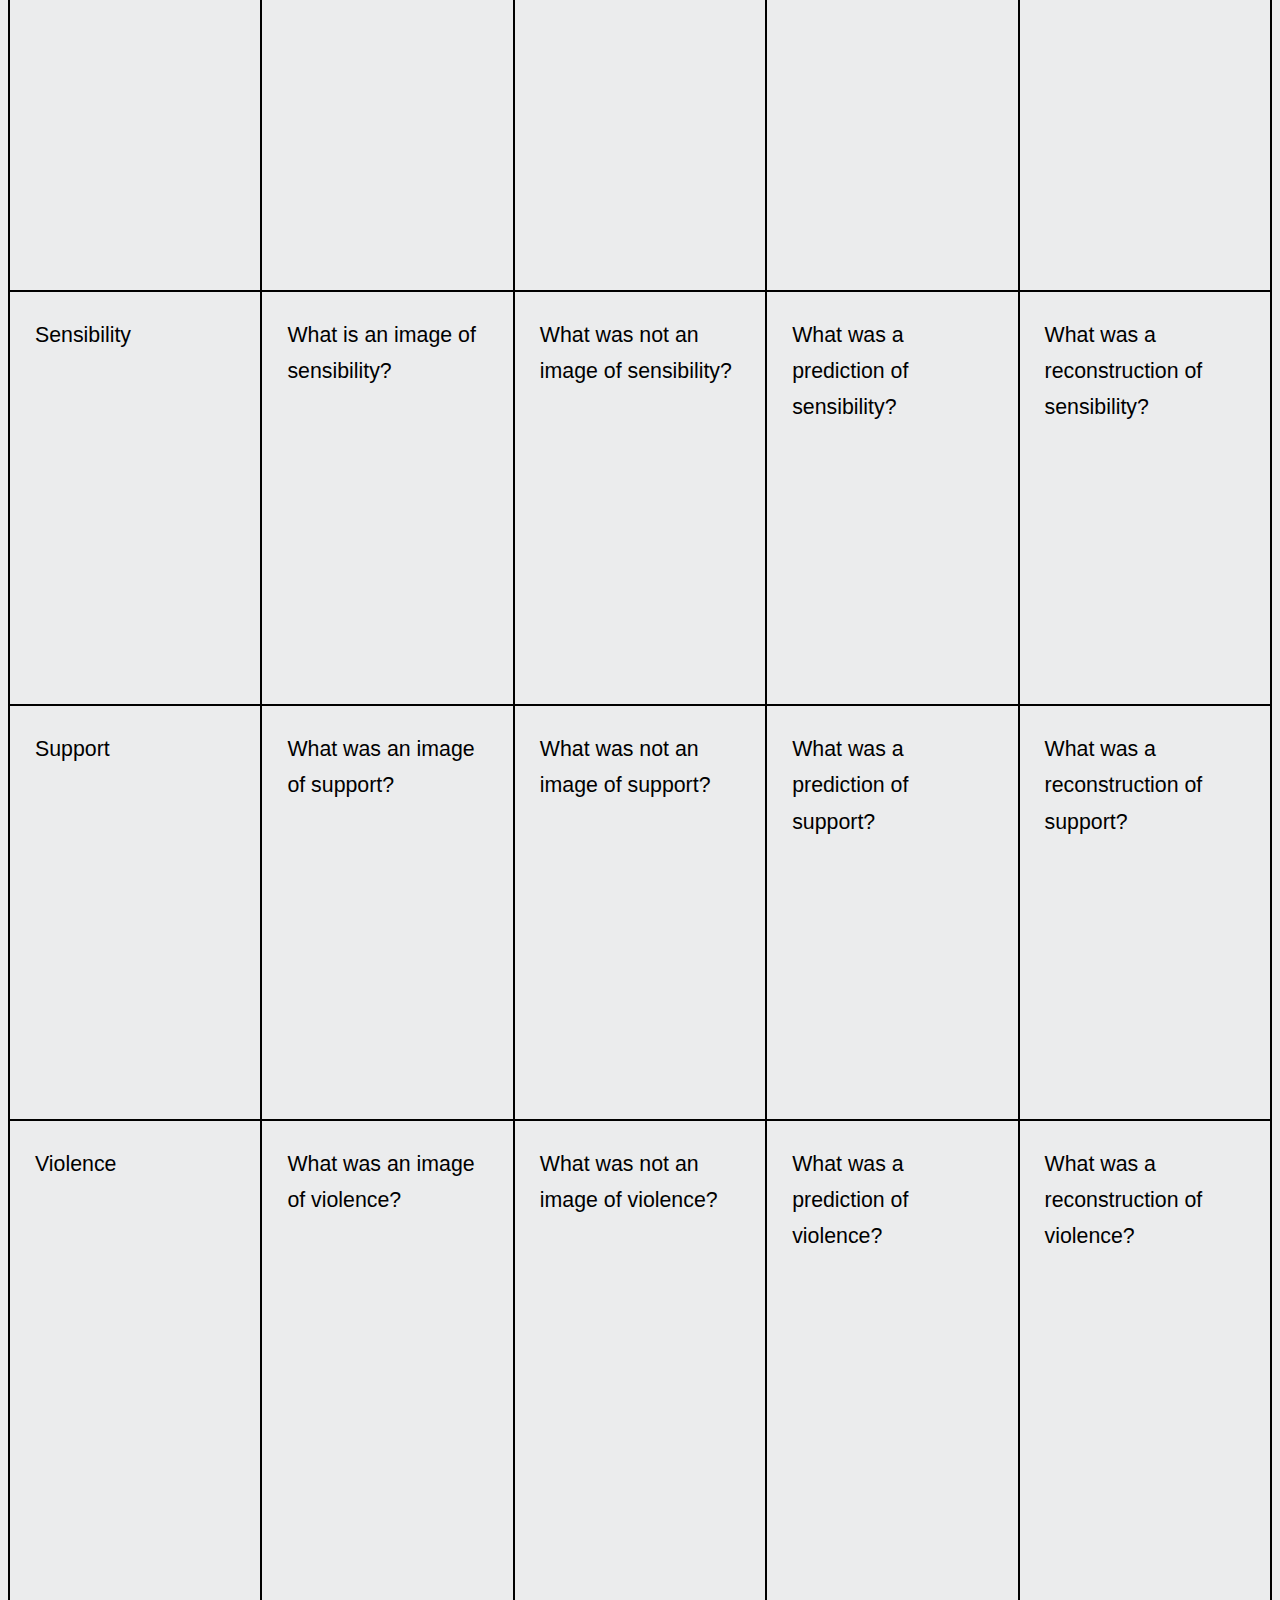
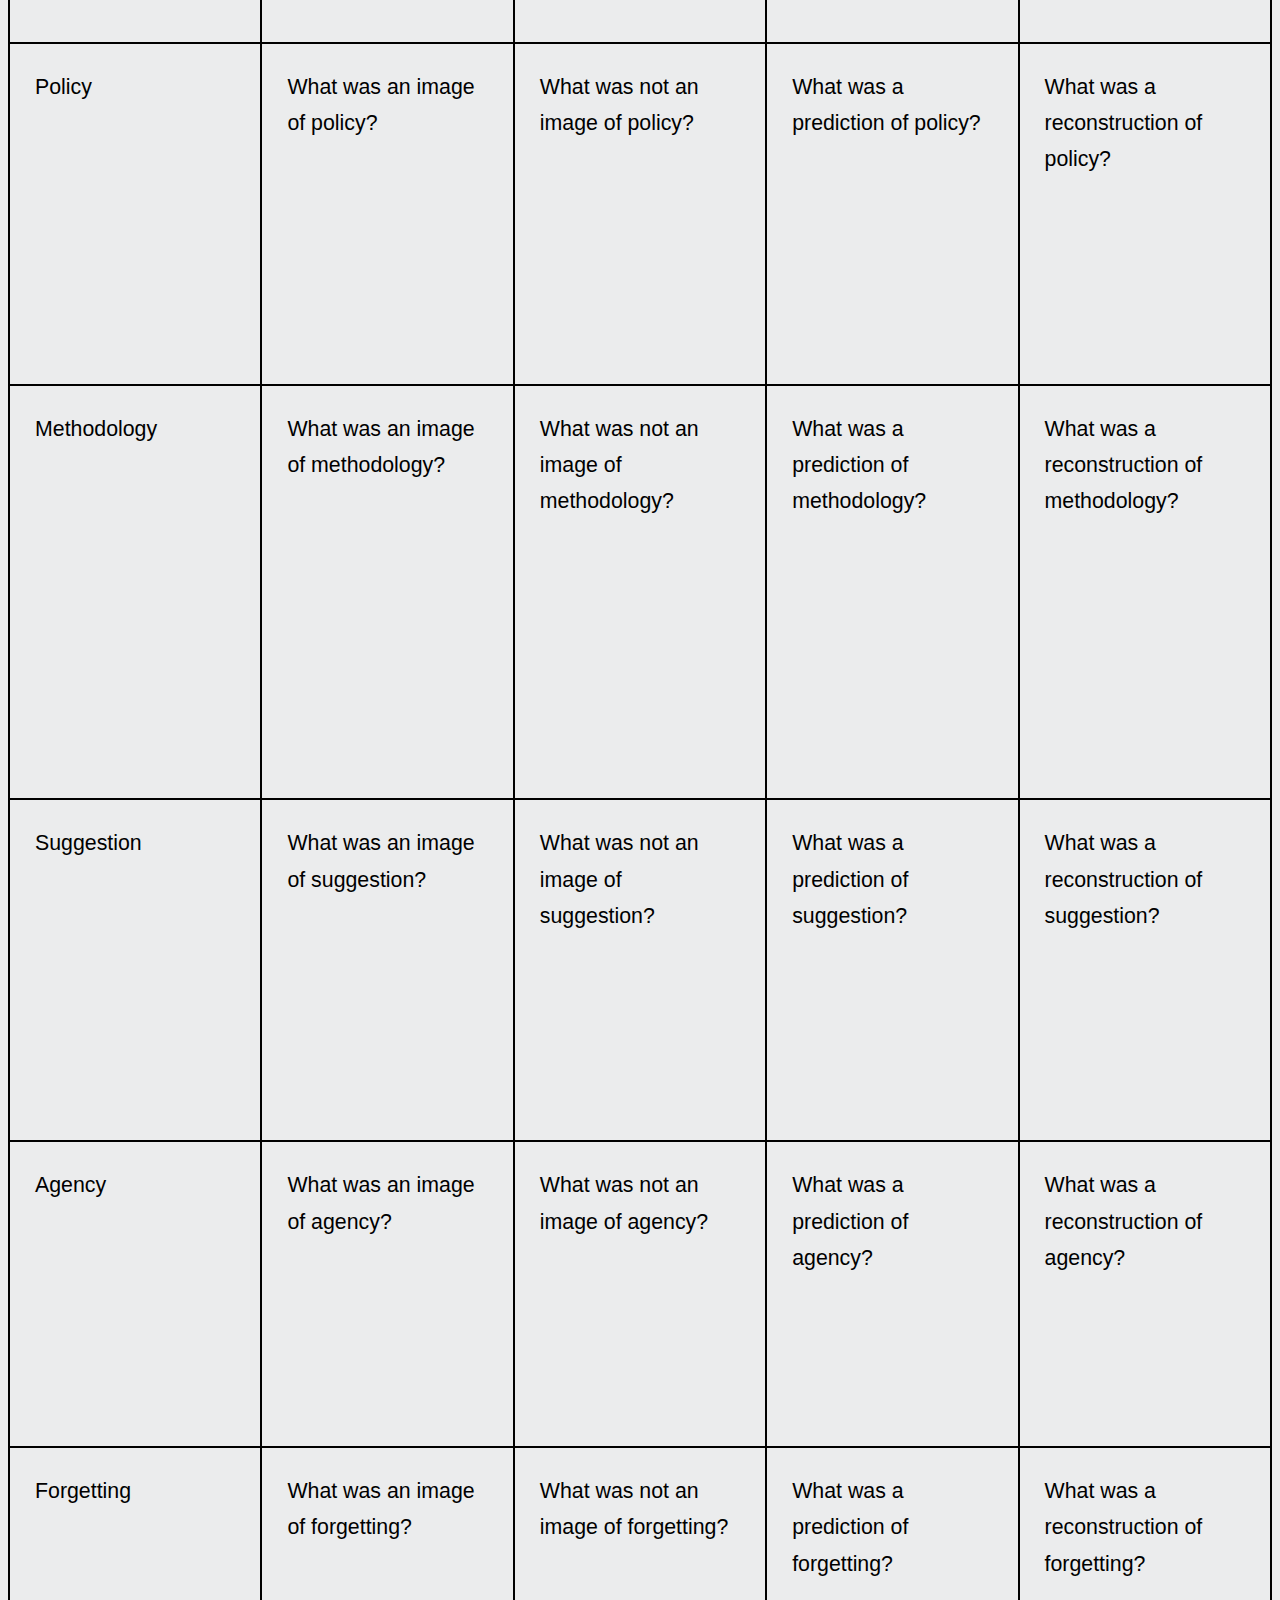
<file: anticipated.html>
<!DOCTYPE html>
<html>

<head>
  <style>

  [contenteditable="true"]

  h1 {
text-align: center; color: black; font-family: "Franklin Gothic Std Book", sans-serif;
line-height: 1.4;
font-size: 30pt;
margin-bottom: 450px;

  margin-top: 200px;


}
  h2 {
    text-align: center; color: black; font-family: "Franklin Gothic Std Book", sans-serif;

  margin-top: 400px;
    margin-bottom: 200px;
    margin-right: 0px;
    margin-left: 0px;
    font-size: 24pt;
}

  p {
    text-align: center;
    margin: 75px;
    line-height: 1.7;
    font-size: 18pt;
    font-family: "ProphetTrial";
    margin: 200px;
    margin-right: 300px;
    margin-left: 300px;
    margin-bottom: 1000px;

  }

  body {background-color: #ebeced;}
  body { font-family:  sans-serif }


tr {
  text-align: left;
  margin: 75px;
  line-height: 1.7;
  font-size: 16pt;
  margin: 200px;

}


td:hover {

  background-color: black; transition: 0.4s;
}

td {
vertical-align:top;
transition-timing-function: ease-out;
transition: 0.6s;

}



  img {
width: 150px;
  }

  a:link {
    text-decoration: none;
  }


  table, th, td {
    border: 2px solid black;
    border-collapse: collapse;
    padding: 25px;
    table-layout:fixed; 100%:
    vertical-align:top;
    transition-timing-function: ease-in-out;
   }

   .answer {
             color:#ebeced;
             contentEditable="true";

   }



  </style>

</head>

<body >


  <h1>An <br> Interface <br>  of<br>  Anticipated <br>  Care</h1></a>







<p contentEditable="true">

This page is intended to act as a toolkit-generator for producing structures of aesthetic encounter. It draws from visions of future predictions and historical reconstructions shaping contemporary urban spaces. Organized around a set of prompts and questions, it is intended as a script for the contemplation and production of a new vocabulary to engage with the timeliness of urban conditions.
</p>
<p>

  The project proceeds from four starting points.

</p>


<h2> 1.	 Modes of Proposal </h2>

<p>

The project proceeds from an understanding of the proposal as an important tool for the expansion of civic imagination to be adopted in conjunction with other forms of action. Language can be a starting point for generating forms beyond what is readily apparent – an urgent appropriate tool for a moment of collective incapacity, distinct to present conditions of emergency, dislocation, and evacuation. This is understood in dialogue with allied projects creating tools for expanding the roles of artistic and architectural education in public life, and efforts to democratize its access. In this sense it could be a syllabus, scaffold, lesson plan, assignment, or script for collaborative structure – a non-coercive rearrangement of desires.

</p>


<h2> 2.	Prediction and Reconstruction </h2>

<p>
Another starting point is a focused attention on examples of visualization of the future and of past historical moments. Think of architectural renderings, interpretive archaeological sites, capital campaigns, and logarithmic pandemic charts. Understand these images as interfaces which impact an experience of the urban environment in the present.
</p>


<h2> 3.	A City Which Feels You </h2>

<p>


  A Media Lab City Science 2017 article begins with the question: “Can you imagine a city that feels, understands, and cares about your wellbeing?” It outlined a framework for future urban development comprised of layers of embedded technologies for caring, understanding, and feeling.

  It describes a city that is at once smart, sensitive and caring, and one which uses soft social engineering to manipulate its population. Models of perceptual and emotional feedback would be utilized to automate civic participation at the expense of all other ways of organizing. Concern yourself with this slippage, an uncanny transference of the psychological to the architectural. Think also of other ways that the city might care, the interlinked networks of maintenance and violence, the political economies of attention, the experience required to register how it would manifest.



</p>

<h2> 4.	A History of Emotions </h2>

<p contentEditable="true">

  The history of emotions is an emerging academic field
  which traces and analyses
  the changing norms and rules of feeling.

  It looks at the development and organization
  of emotional regimes, codes, and lexicons.

  This project seeks to affirm the contingent nature of emotion and its discrete manifestations.
  You might look, too, to the changing epistemic status of psychological pathologies, and to think towards the unregistered, the untimely, and the not yet realized kinds of feeling.


</p>


<h2> Script </h2>

<table style="width:100%">
  <tr>
    <th> </th>

    <th>Image</th>


    <th>Non-Image</th>
    <th>Prediction</th>
    <th>Reconstruction</th>
  </tr>

  <tr>
                    <td>Maintenance</td>
                    <td>What was an image of maintenance?
                        <span class="answer"> <br>The place in which you are already standing. </span>
                        </td>
                    <td>What was a not an image of maintenance?

                      <span class="answer"><br>

                        The way they slowly moved over the course of the day without anyone seeing.</span></td>
                      <td>What was a prediction of maintenance?

                        <span class="answer"><br>

                          The costs would be greatly underestimated. </span> </td>
                        <td> What was a reconstruction of maintenance? <span class="answer"><br>
They joined together into groups but failed to recognize what made it possible in the first place.



                        </td>

  </tr>


  <tr>
          <td>Planning</td>
          <td>What was an image of planning?<span class="answer"> <br>
The upper part tapered inward and was covered in crisscrossed lines like it was preparing for a disaster.</span>
</td>
          <td>What was not an image of planning? <span class="answer"> <br>
Near the ground it was still windy, and not many people walked by.</span>
</td>
        <td>What was a prediction of planning? <span class="answer"> <br>
It was predicted that by the middle of the century it would become a thriving hub for the regional economy.</span>
</td>
        <td> What was a reconstruction of planning? <span class="answer"> <br>There is evidence there was a model of the site.</span></td>

  </tr>

  <tr>
          <td  >Belief</td>
          <td>What was an image of belief? <span class="answer"><br>
A tour group was led through the museum, like double agents their true intentions were different from what the plaques had indicated.</span>
</td>
          <td> What was not an image of belief? <span class="answer"> <br>
We talked about how images started to feel dangerous, not knowing what could be extracted later on.</span>

            </td>
        <td> What was a prediction of belief? <span class="answer"><br>There was this big three-part seating area where the tour guide would narrate.</span></td>
        <td> What was a reconstruction of belief? <span class="answer"><br>A shift in how people were listening.</span></td>

  </tr>


  <tr>
          <td>Desire</td>
          <td>What was an image of desire?<span class="answer" contentEditable="true"> <br>
When one bumped into another they told each other about the catastrophe. Most would quickly evacuate.</span>
</td>
          <td>What was not an image of desire?<span class="answer"> <br>
Those that did not evacuate had to wait to see it for themselves.</span>
</td>
        <td> What was a prediction of desire?<span class="answer"> <br>
Most people didn’t much understand what it was about until later on.</span>
</td>
        <td>What was a reconstruction of  desire?<span class="answer"> <br>
At first it consisted of following certain paths.</span>
 </td>

  </tr>


  <tr>
          <td>Intention</td>
          <td>What was an image of intention?<span class="answer"> <br>
It referred to simple obvious facts.</span>
</td>
          <td>What was not an image of intention?<span class="answer"> <br>
The evacuation resulted in some of that information being lost.</span>
</td>
        <td>What was a prediction of intention?<span class="answer"> <br>
The plans proved mostly useless.</span>
</td>
        <td>What was a reconstruction of  intention?<span class="answer"> <br>
A new academic department was created, and staffed in part due to a generous grant from an outside donor.</span>
 </td>

  </tr>


  <tr>
          <td>Physical Activity</td>
          <td>What was an image of physical activity?<span class="answer"> <br>
Supportive technologies
</td>
          <td>What was not an image of physical activity?<span class="answer"> <br>
Inertial parameter models allowed for a sensitive recovery. </span>
</td>
        <td>What was a prediction of physical activity?<span class="answer"> <br>
They updated the instructions constantly.
</td>
        <td>What was a reconstruction of physical activity?<span class="answer"> <br>
A heuristic feature selection method.
 </td>

  </tr>


  <tr>
          <td>Contingency</td>
          <td>What was an image of contingency?<span class="answer"> <br>
Rearrangement of desires, especially a new understanding of the role of violence in public life.
</td>
          <td>What was not an image of contingency?<span class="answer"> <br>
We dressed up and lined the hallway reading our lines.
</td>
        <td>What was a prediction of contingency?<span class="answer"> <br>
Poor handling of the analogue, fissures in the local, that remained perceptible.
</td>
        <td>What was a reconstruction of contingency?<span class="answer"> <br>
It does not appear in the records.
</td>

  </tr>


  <tr>
          <td>Care</td>
          <td>What was an image of care?<span class="answer"> <br>
It would start with recognizing what was wrong.
</td>
          <td>What was not an image of care?<span class="answer"> <br>
They did not appreciate the lack of eye contact.
</td>
        <td>What was a prediction of care?<span class="answer"> <br>
For most it was rumored but failed to materialize.
</td>
        <td>What was a reconstruction of care?<span class="answer"> <br>
A letter written long after the fact.
</td>

  </tr>


  <tr>
          <td>Feeling</td>
          <td>What was an image of feeling?<span class="answer"> <br>
It was this plaque on the guardrail. It talked about what they think it felt like thousands of years ago, but there wasn’t any pictures.
</td>
          <td>What was not an image of feeling?<span class="answer"> <br>
What they don’t tell you on the tour is that all around is a neighborhood obscured by massive walls.
</td>
        <td>What was a prediction of feeling?<span class="answer"> <br>
It was tightly controlled, and most people who encountered the site ended up acting as expected.
</td>
        <td>What was a reconstruction of feeling?<span class="answer"> <br>
And if you stayed in the lobby until eight you would see they move all the chairs into storage and roll up the carpets.
</td>

  </tr>


        <tr>
          <td>Evidence</td>
          <td>What was an image of evidence?<span class="answer"> <br>
It was never recovered.
          </td>
          <td>What was not an image of evidence?<span class="answer"> <br>
She asked everyone how many of our walls could be taken down, hoping we would think together about the conditions we were working under.
</td>
          <td>What was a prediction of evidence?<span class="answer"> <br>
It depicted the likely scale and ornamentation of the original structure.
</td>
          <td>What was a reconstruction of evidence?<span class="answer"> <br>
Afterwards we took of our costumes and had lunch outside.
</td>
        </tr>

        <tr>
          <td>Sensibility</td>
          <td>What is an image of sensibility?<span class="answer"> <br>
I overheard him talking about new innovative features.
</td>
          <td>What was not an image of sensibility?<span class="answer"> <br>
He was leaving a lot of it up to chance, seemingly hoping the visitors would fill in the rest with their imaginations.
</td>
          <td>What was a prediction of sensibility?<span class="answer"> <br>
They had equal distributions of transparency.
</td>
          <td>What was a reconstruction of sensibility?<span class="answer"> <br>
The development of a new methodology was required, involving extensive participant interviews especially with children.
</td>
        </tr>

        <tr>
          <td>Support</td>
          <td>What was an image of support?<span class="answer"> <br>
They did not have a graphical interface, but it was codified into various diagrams.

</td>
          <td>What was not an image of support?<span class="answer"> <br>
They had overlooked a number of neighborhoods in the city, which later commenters noted as a critical missed opportunity.
</td>
          <td>What was a prediction of support?<span class="answer"> <br>
A steep decline, but the development of more responsive assembly components – unfortunately they were largely correct.

</td>
          <td>What was a reconstruction of support?<span class="answer"> <br>
A special certificate program accredited by the state helped the ideas spread globally.
</td>
        </tr>

        <tr>
          <td>Violence</td>
          <td>What was an image of violence?<span class="answer"> <br>It receded into the walls quietly impacting the efficiency of the other inhabitants of the space.
</td>
          <td>What was not an image of violence?<span class="answer"> <br>
It was not as structured and shocking as everyone had been expecting, it came slowly.
</td>
          <td>What was a prediction of violence?<span class="answer"> <br>
In this instance, they were told that they thought it would provide new opportunities for inter-departmental initiatives, but many remain skeptical.
</td>
          <td>What was a reconstruction of violence?<span class="answer"> <br>They realized later that evidence showed up in places nobody had been paying attention to and focused on the places which had the least traffic, and therefore were best preserved.
</td>
        </tr>

        <tr>
          <td>Policy</td>
          <td>What was an image of policy?<span class="answer"> <br>
In graph form each contradicted the other.
</td>
          <td>What was not an image of policy?<span class="answer"> <br>
It had to be felt and experienced first hand for the people they called susceptible to comply.
</td>
          <td>What was a prediction of policy?<span class="answer"> <br>
We had wished it was going to be a new relationship between art and life.
</td>
          <td>What was a reconstruction of policy?<span class="answer"> <br>
Thinking carefully about the needs of the community.
</td>
        </tr>


        <tr>
          <td>Methodology</td>
          <td>What was an image of methodology?<span class="answer"> <br>
Large banners, printed on fabric stretched across the plaza.
</td>
          <td>What was not an image of methodology?<span class="answer"> <br>
They could only interpolate between the two images, otherwise it was unclear what was intended.
</td>
          <td>What was a prediction of methodology?<span class="answer"> <br>
A relationship based more on trust, and uncertainty rather than an inevitable turn towards conservative repetition.
</td>
          <td>What was a reconstruction of methodology?<span class="answer"> <br>
Basic codes and conversations began to work and suggested new possibilities for what was possible.
</td>
        </tr>


        <tr>
          <td>Suggestion</td>
          <td>What was an image of suggestion?<span class="answer"> <br>
They asked to imagine a bank lobby at night, and a journey into a subterranean control room.

</td>
          <td>What was not an image of suggestion?<span class="answer"> <br>
It doesn’t capture the ambivalence of finding yourself so easily manipulated like that.
</td>
          <td>What was a prediction of suggestion?<span class="answer"> <br>
It was necessary.
</td>
          <td>What was a reconstruction of suggestion?<span class="answer"> <br>
It was communicated over the phone, but it didn’t translate.
</td>
        </tr>

                <tr>
                  <td>Agency</td>
                  <td>What was an image of agency?<span class="answer"> <br>
They met every night to coordinate their covert activities.
</td>
                  <td>What was not an image of agency?<span class="answer"> <br>
They often tried writing it all out on big sheets of paper.
</td>
                  <td>What was a prediction of agency?<span class="answer"> <br>
It involved a series of connected open spaces.
</td>
                  <td>What was a reconstruction of agency?<span class="answer"> <br>
Underground tunnels to shelter from the elements during the winter.
</td>
                </tr>


                        <tr>
                          <td>Forgetting</td>
                          <td>What was an image of forgetting?<span class="answer"> <br>
There was constant gaps in the process, and they could be seen like fingerprints on the public signage.
</td>
                          <td>What was not an image of forgetting?<span class="answer"> <br>
Learning was possible.
</td>
                          <td>What was a prediction of forgetting?<span class="answer"> <br>
They had always discussed coming up with protocols and failsafe procedures, but it happened naturally anyway.
</td>
                          <td>What was a reconstruction of forgetting?<span class="answer"> <br>
They used the difference between two frames to obtain a blurry image.
</td>
                        </tr>















</table>





</body>
</html>
</file>
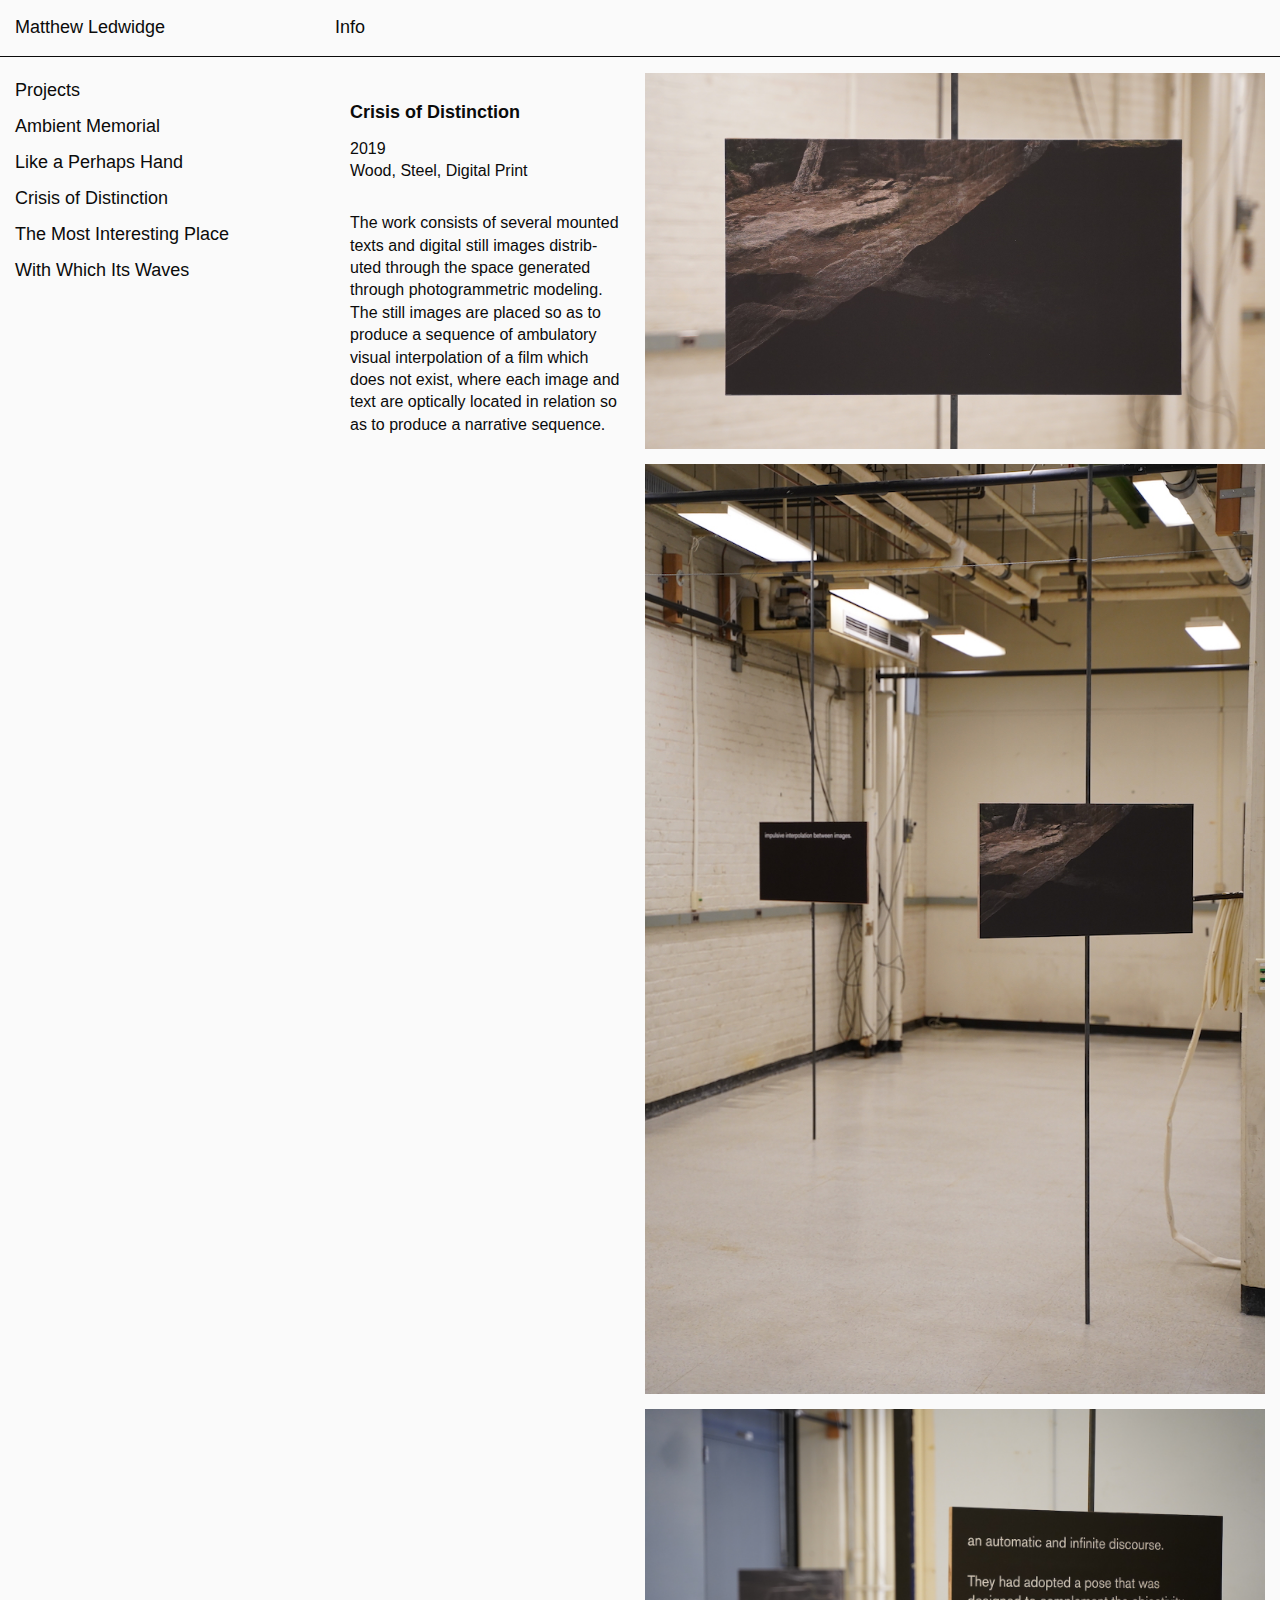
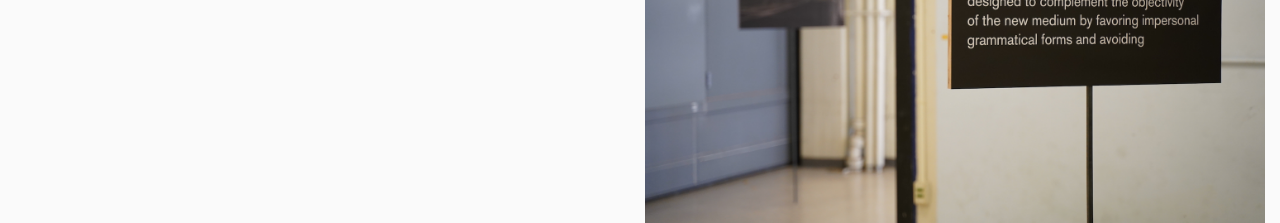
<file: distinction.html>
<!DOCTYPE html>
<html lang="en">

<head>
  <title> Ledwidge </title>
  <meta name="viewport" content="width=device-width, initial-scale=1">
  <link rel="stylesheet" type="text/css" href="bootstrap.min.css">
  <link rel="stylesheet" type="text/css" href="customstyle.css">
  <title>Ledwidge</title>

</head>

<body >
<!--sidebar/2-->
<div class="col-md-3" id="top" >
  <div class="row">
    <div class="title menutitle">
      <a href ="http://www.mattledwidge.com"> Matthew Ledwidge</a>
     </div>
   </div>
</div>

<div class="col-sm-9" id="top">

  <div class="row">
    <div class="title menutitle">
      <a> Info</a>
     </div>

   </div>

</div>



</div>







<div>
  <div class="col-md-3"  >
    <div class="title" >
      <div class="row">
       </div>

       </div>

             <div class="row title menuitem" id="firstproject">
               <a>Projects</a>
             </div>

             <div class="row title menuitem">
               <a href ="ambient.html">Ambient Memorial</a>
             </div>


             <div class="row title menuitem">
               <a href ="perhaps.html">Like a Perhaps Hand</a>
             </div>

             <div class="row title menuitem">
               <a href ="distinction.html">Crisis of Distinction</a>
             </div>

             <div class="row title menuitem">
               <a href ="place.html">The Most Interesting Place</a>
             </div>

             <div class="row title menuitem">
               <a href ="waves.html">With Which Its Waves</a>
             </div>


    </div>

  </div>


    <div class="col-md-9" >



      <div class="row" >
        <div class="col-md-12">

      </div>
        </div>

        <div>



          <div class="col-md-4">
          <h2>Crisis of Distinction</h2>

          <p class="description">2019 <br>Wood, Steel, Digital Print</p>


          <p class="description"> The work consists of several mounted texts and digital still images distributed through the space generated through photogrammetric modeling. The still images are placed so as to produce a sequence of ambulatory visual interpolation of a film which does not exist, where each image and text are optically located in relation so as to produce a narrative sequence.

          </p>
          </div>

          <div class="col-md-8">

  <img class="img img-responsive " src = "place1.JPG">
  <img class="img img-responsive " src = "place2.JPG">
  <img class="img img-responsive " src = "place3.JPG">


          </div>


      </div>
        </div>

      </div>





</body>




</html>
</file>
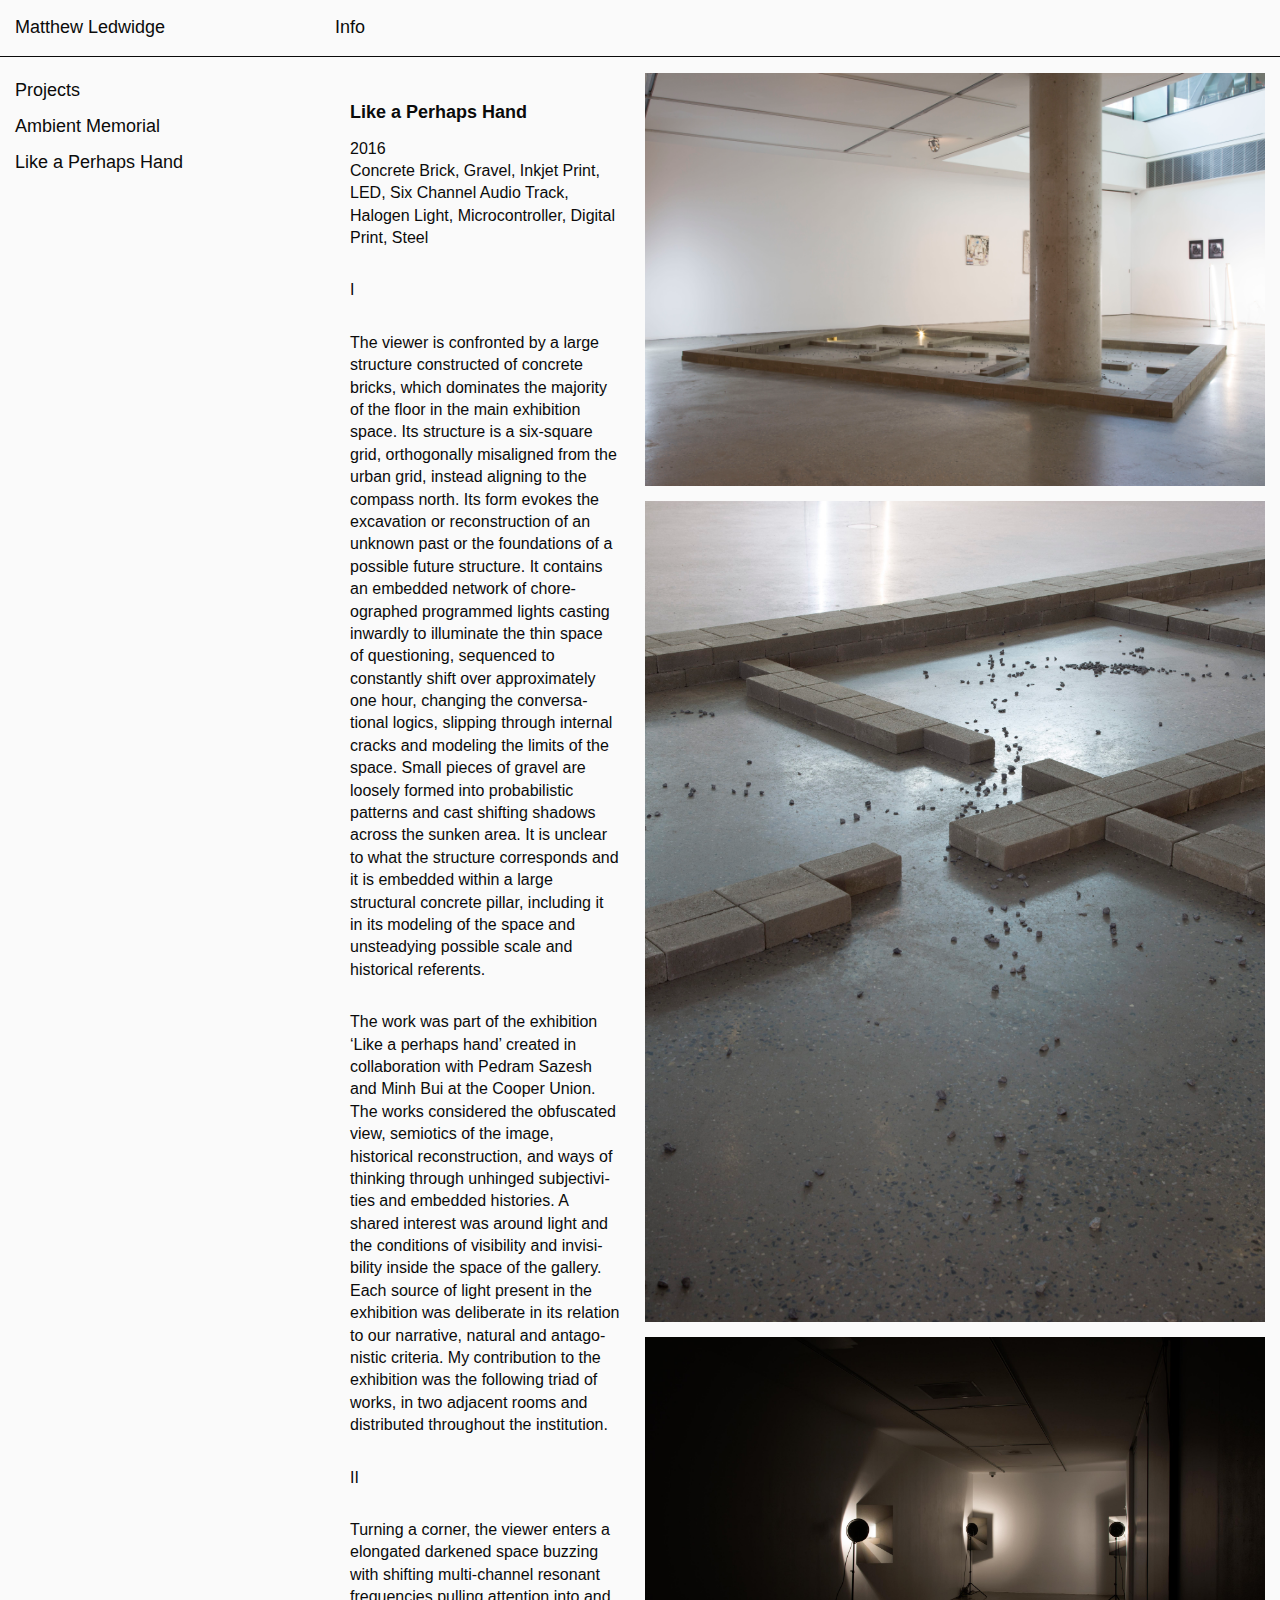
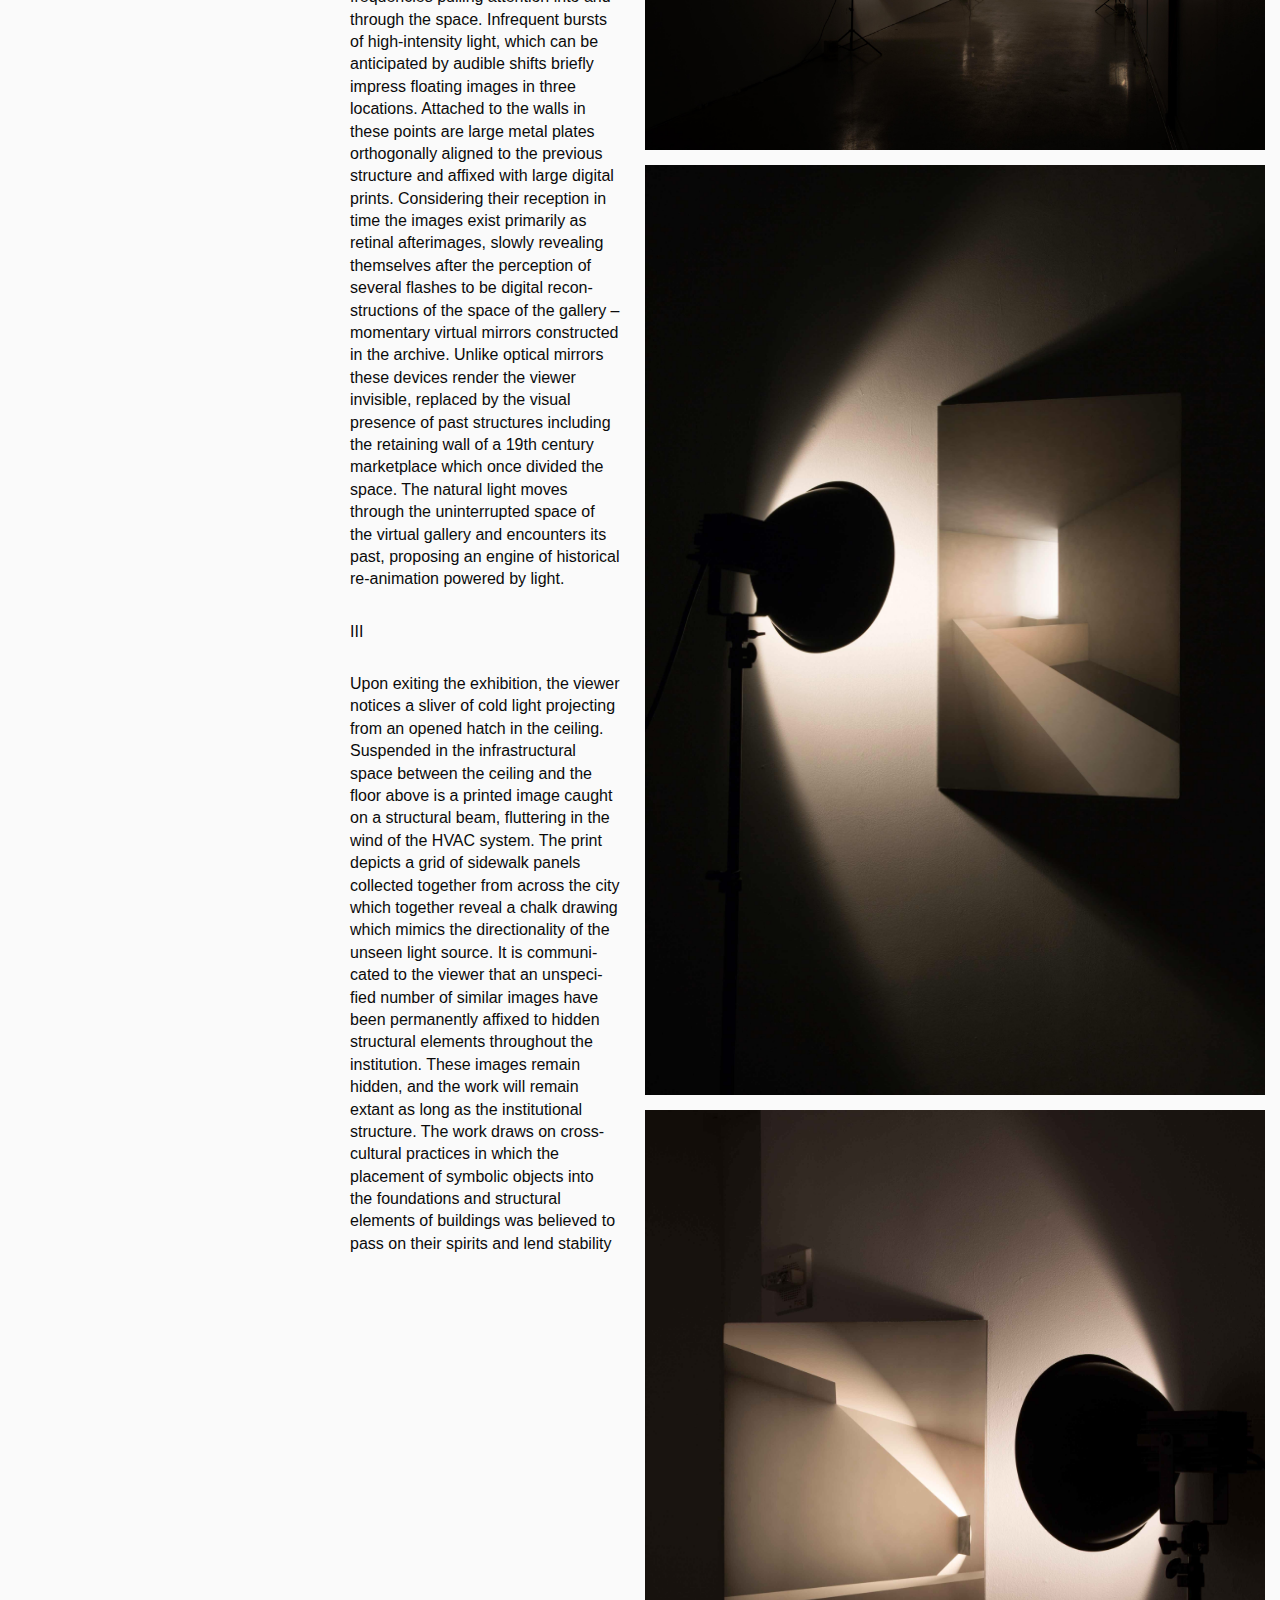
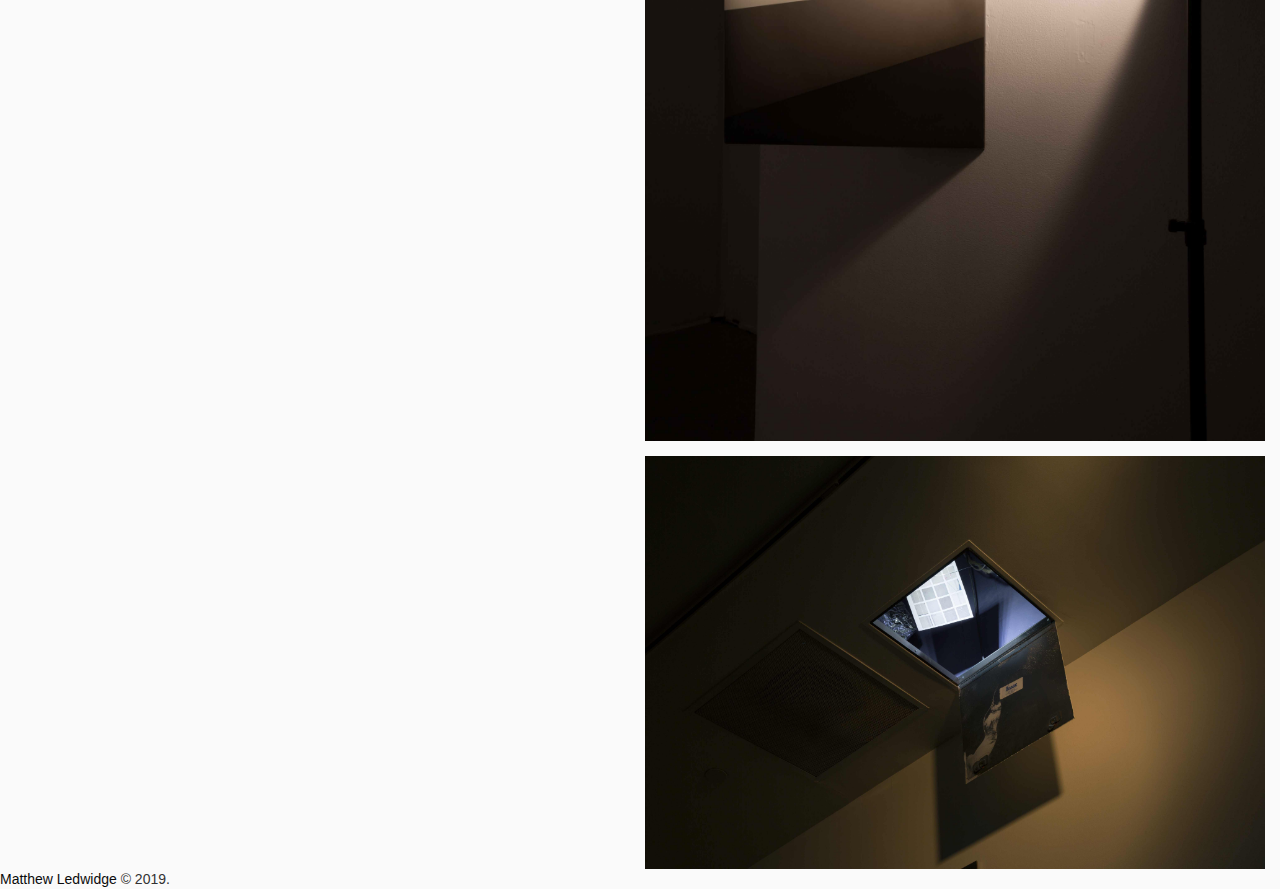
<file: perhaps.html>
<!DOCTYPE html>
<html lang="en">

<head>
  <title> Ledwidge </title>
  <meta name="viewport" content="width=device-width, initial-scale=1">
  <link rel="stylesheet" type="text/css" href="bootstrap.min.css">
  <link rel="stylesheet" type="text/css" href="customstyle.css">
  <title>Ledwidge</title>

</head>

<body >
<!--sidebar/2-->
<div class="col-md-3" id="top" >
  <div class="row">
    <div class="title menutitle">
      <a> Matthew Ledwidge</a>
     </div>
   </div>
</div>

<div class="col-sm-9" id="top">

  <div class="row">
    <div class="title menutitle">
      <a> Info</a>
     </div>

   </div>

</div>



</div>







<div>
  <div class="col-md-3"  >
    <div class="title" >
      <div class="row">
       </div>

       </div>
       <div class="row title menuitem" id="firstproject">
         <a>Projects</a>
       </div>

       <div class="row title menuitem">
         <a href ="ambient.html">Ambient Memorial</a>
       </div>


       <div class="row title menuitem">
         <a href ="perhaps.html">Like a Perhaps Hand</a>
       </div>

    </div>

  </div>


    <div class="col-md-9" >



      <div class="row" >
        <div class="col-md-12">

      </div>
        </div>

        <div>



          <div class="col-md-4">
          <h2>Like a Perhaps Hand</h2>

          <p class="description">2016 <br>Concrete Brick, Gravel, Inkjet Print, LED, Six Channel Audio Track, Halogen Light, Microcontroller, Digital Print, Steel</p>

          <p class="description">I </p>

          <p class="description">The viewer is confronted by a large structure constructed of concrete bricks, which dominates the majority of the floor in the main exhibition space. Its structure is a six-square grid, orthogonally misaligned from the urban grid, instead aligning to the compass north. Its form evokes the excavation or reconstruction of an unknown past or the foundations of a possible future structure. It contains an embedded network
of choreographed programmed lights casting inwardly to illuminate the thin space of questioning, sequenced to constantly shift over approximately one hour, changing the conversational logics, slipping through internal cracks and modeling the limits of the space.
Small pieces of gravel are loosely formed into probabilistic patterns and cast shifting shadows across the sunken area. It is unclear to what the structure corresponds and it is embedded within a large structural concrete pillar, including it in its modeling of the space and unsteadying possible scale and historical referents.</p>
<p class="description">
The work was part of the exhibition ‘Like a perhaps hand’ created in collaboration with Pedram Sazesh and Minh Bui at the Cooper Union. The works considered the obfuscated view, semiotics of the image, historical reconstruction, and ways of thinking through unhinged subjectivities and embedded histories. A shared interest was around light and the conditions of visibility and invisibility inside the space of the gallery. Each source of light present in the exhibition was deliberate in its relation to our narrative, natural and antagonistic criteria. My contribution to the exhibition was the following triad of works, in two adjacent rooms and distributed throughout the institution. </p>

<p class="description">II </p>
            <p class="description">
          Turning a corner, the viewer enters a elongated darkened space buzzing with shifting multi-channel resonant frequencies pulling attention into and through the space. Infrequent bursts of high-intensity light, which can be anticipated by audible shifts briefly impress floating images in three locations. Attached to the walls in these points are large metal plates orthogonally aligned to the previous structure and affixed with large digital prints. Considering their reception in time the images exist primarily as retinal afterimages, slowly revealing themselves after the perception of several flashes to be digital reconstructions of the space of the gallery – momentary virtual mirrors constructed in the archive. Unlike optical mirrors these devices render the viewer invisible, replaced by the visual presence of past structures including the retaining wall of a 19th century marketplace which once divided the space. The natural light moves through the uninterrupted space of the virtual gallery and encounters its past, proposing an engine of historical re-animation powered by light.
        </p>
        <p class="description">III </p>

        <p class="description">
          Upon exiting the exhibition, the viewer notices a sliver of cold light projecting from an opened hatch in the ceiling. Suspended in the infrastructural space between the ceiling and the floor above is a printed image caught on a structural beam, fluttering in the wind of the HVAC system. The print depicts a grid of sidewalk panels collected together from across the city which together reveal a chalk drawing which mimics the directionality of the unseen light source. It is communicated to the viewer that an unspecified number of similar images have been permanently affixed to hidden structural elements throughout the institution. These images remain hidden, and the work will remain extant as long as the institutional structure. The work draws on cross-cultural practices in which the placement of symbolic objects into the foundations and structural elements of buildings was believed to pass on their spirits and lend stability</p>




          </div>

          <div class="col-md-8">

  <img class="img img-responsive " src = "p1.jpg">
  <img class="img img-responsive " src = "p2.jpg">
  <img class="img img-responsive " src = "p3.jpg">
  <img  class="img img-responsive " src = "p4.jpg">
  <img  class="img img-responsive " src = "p5.jpg">
  <img  class="img img-responsive " src = "p6.jpg">
          </div>


      </div>
        </div>

      </div>




<div class="title baseline"> <a href="http://www.zhexi.info">Matthew Ledwidge</a> © 2019.</div>

</body>




</html>
</file>
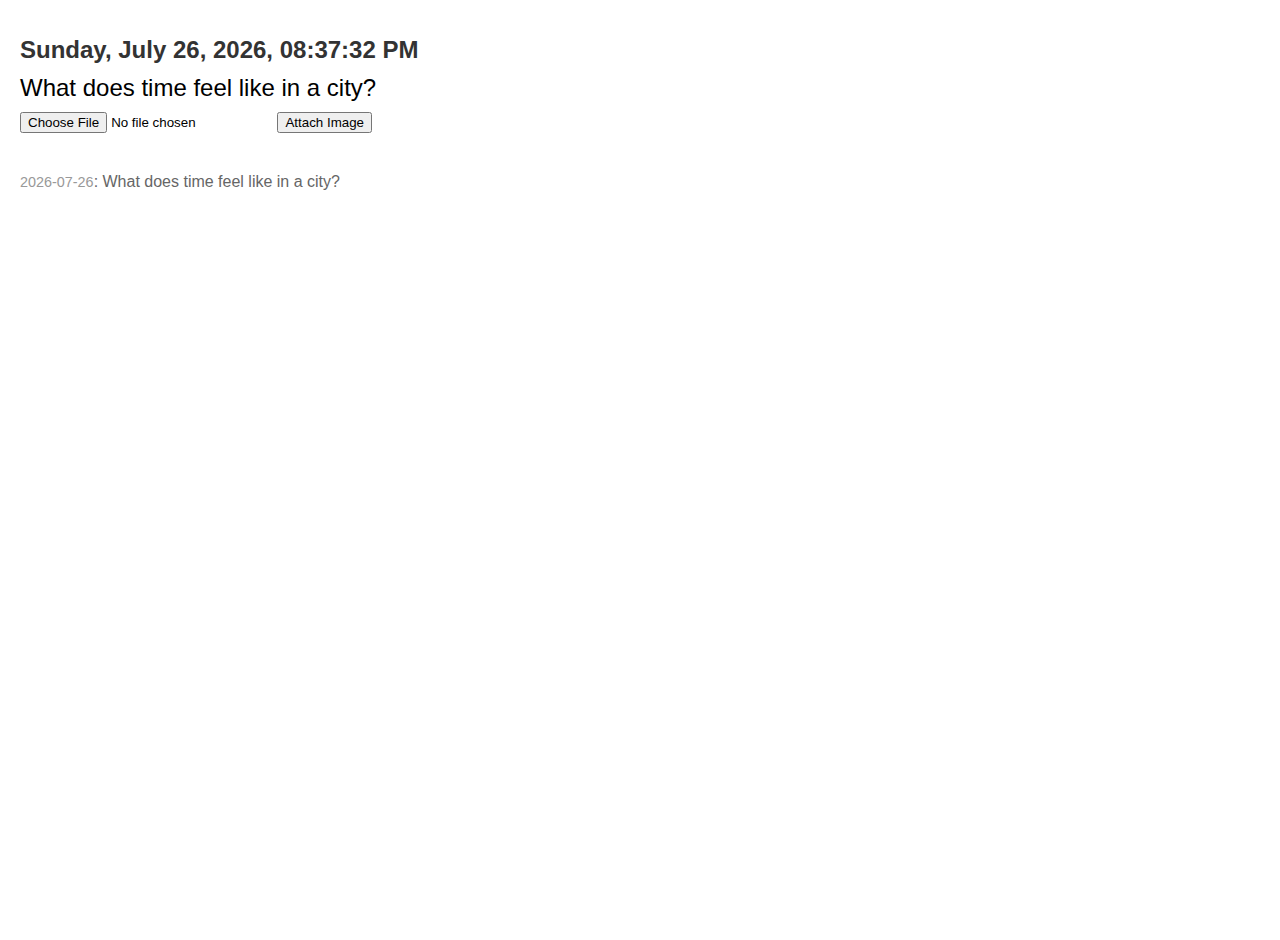
<file: questions.html>
<!DOCTYPE html>
<html lang="en">
<head>
    <meta charset="UTF-8">
    <meta name="viewport" content="width=device-width, initial-scale=1.0">
    <title>Daily Question</title>
    <style>
        body {
            font-family: "neue-haas-unica", sans-serif;
            margin: 20px;
            padding: 0;
            display: flex;
            flex-direction: column;
            align-items: left;
            min-height: 100vh;
        }

        h1 {
            font-size: 1.5rem;
            color: #333;
            margin-bottom: 10px;
        }

        .question {
            font-size: 1.5rem;
            margin-top: 10px;
        }

        .log {
            margin-top: 40px;
            font-size: 1rem;
            color: #666;
        }

        .log-item {
            margin-bottom: 20px;
        }

        .date {
            color: #999;
            font-size: 0.9rem;
        }

        .image-preview {
            margin-top: 10px;
            max-width: 100%;
            height: auto;
        }

        input[type="file"] {
            margin-top: 10px;
        }
    </style>
</head>
<body>
    <div class="container">
        <h1 id="dateTime"></h1>  <!-- This will show the date & time -->
        <div class="question" id="question"></div>

        <!-- Image Upload Section -->
        <input type="file" id="imageUpload" accept="image/*">
        <button onclick="saveImage()">Attach Image</button>

        <div class="log" id="log"></div>
    </div>

    <script>
        const questions = [
            "What defines our understanding of space?",
            "How does technology reshape memory?",
            "What does time feel like in a city?",
            "How does architecture reflect cultural values?",
            "What role do images play in historical narratives?"
        ];

        function updateDateTime() {
            const now = new Date();
            const formattedDate = now.toLocaleDateString('en-US', { weekday: 'long', year: 'numeric', month: 'long', day: 'numeric' });
            const formattedTime = now.toLocaleTimeString('en-US', { hour: '2-digit', minute: '2-digit', second: '2-digit' });
            document.getElementById("dateTime").textContent = `${formattedDate}, ${formattedTime}`;
        }

        function getTodayQuestion() {
            const today = new Date();
            const dayOfYear = Math.floor((today - new Date(today.getFullYear(), 0, 0)) / 86400000);
            return questions[dayOfYear % questions.length];
        }

        function updateLog() {
            const logContainer = document.getElementById("log");
            const today = new Date().toISOString().split('T')[0];
            const todayQuestion = getTodayQuestion();

            // Load existing log from localStorage
            let logHistory = JSON.parse(localStorage.getItem("logHistory")) || [];

            // Check if today's question is already logged
            const alreadyLogged = logHistory.some(entry => entry.date === today);
            if (!alreadyLogged) {
                logHistory.push({ date: today, question: todayQuestion, image: null });
                localStorage.setItem("logHistory", JSON.stringify(logHistory));
            }

            // Clear and re-populate the log
            logContainer.innerHTML = "";
            logHistory.forEach(entry => {
                const logItem = document.createElement("div");
                logItem.classList.add("log-item");
                logItem.innerHTML = `<span class="date">${entry.date}</span>: ${entry.question}`;

                // Add image if available
                if (entry.image) {
                    const img = document.createElement("img");
                    img.src = entry.image;
                    img.classList.add("image-preview");
                    logItem.appendChild(img);
                }

                logContainer.appendChild(logItem);
            });
        }

        function saveImage() {
            const fileInput = document.getElementById("imageUpload");
            const file = fileInput.files[0];

            if (!file) {
                alert("Please select an image.");
                return;
            }

            const reader = new FileReader();
            reader.onload = function(event) {
                const imageData = event.target.result;
                const today = new Date().toISOString().split('T')[0];

                let logHistory = JSON.parse(localStorage.getItem("logHistory")) || [];
                const entryIndex = logHistory.findIndex(entry => entry.date === today);

                if (entryIndex !== -1) {
                    logHistory[entryIndex].image = imageData;
                    localStorage.setItem("logHistory", JSON.stringify(logHistory));
                    updateLog();
                }
            };

            reader.readAsDataURL(file);
        }

        document.getElementById("question").textContent = getTodayQuestion();
        updateLog();
        updateDateTime();
        setInterval(updateDateTime, 1000); // Update time every second
    </script>
</body>
</html>
</file>
<file: customstyle.css>
#top {
  border-style: solid;
  border-color: var( --text-color);
  border-width: 0px 0px 1px 0px ;
  background-color: var(--base-variant);
}

#firstproject {
  padding-top: 15px;
}

#Info {
  margin-bottom: 30px;
}

.container-fluid {
  border-style: solid;
  margin-left: 0px;
}

 .col-md-8{
  margin: 0;
  padding: 0;
}

:root{
  --base-color: #fafafa;
  --base-variant: #fafafa;
  --text-color: #0b0b0b;
  --secondary-text: #232738;
  --primary-color: #101010;
  --accent-color: #0071ff;
}
.darkmode{
  --base-color: #211a18;
  --base-variant: #211a18;
  --text-color: #dad4c8;
  --secondary-text: #a4a5b8;
  --primary-color: #3a435d;
  --accent-color: #0071ff;
}

#theme-switch{
  height: 55px;
  width: 55px;
  padding: 0;
  border-radius: 20%;
  border-width: 0px;
  background-color: var(--base-variant);
  position: absolute;
  display: flex;
  justify-content: center;
  align-items: center;
  right: 15px;
  top: 0px;
}


#theme-switch svg{
  fill: var(--text-color);
}
#theme-switch svg:last-child{
  display: none;
}
.darkmode #theme-switch svg:first-child{
  display: none;
}
.darkmode #theme-switch svg:last-child{
  display: block;
}
body{
font-weight: 500;
font-style: normal;
background-color: var(--base-color);
-webkit-hyphens: auto;
     -webkit-hyphenate-limit-before: 9;
     -webkit-hyphenate-limit-after: 5;
     -webkit-hyphenate-limit-chars: 11 4 4;
     -webkit-hyphenate-limit-lines: 4;
     -webkit-hyphenate-limit-last: always;
     -webkit-hyphenate-limit-zone: 8%;
     -moz-hyphens: auto;
     -moz-hyphenate-limit-chars: 11 4 4;
     -moz-hyphenate-limit-lines: 2;
     -moz-hyphenate-limit-last: always;
     -moz-hyphenate-limit-zone: 8%;
     -ms-hyphens: auto;
     -ms-hyphenate-limit-chars: 11 4 4;
     -ms-hyphenate-limit-lines: 2;
     -ms-hyphenate-limit-last: always;
     -ms-hyphenate-limit-zone: 8%;
     hyphens: auto;
     hyphenate-limit-chars: 11 4 4;
     hyphenate-limit-lines: 3;
     hyphenate-limit-last: always;
     hyphenate-limit-zone: 8%;
}

.dark-mode {
  background-color: #1f1d1c;
  color: #e0dbd7;
}

.dark-mode p{
  background-color: #1f1d1c;
  color: #e0dbd7;
}


span.resume-tabbed-line {
    position: relative;
    display: inline;
    page-break-inside: avoid-column;
    -webkit-column-break-inside: avoid-column;
    break-inside: avoid-column;
    width: 100%;
    float: left;
    clear: both;
    font-size: 14px;
    margin-top: 15px;
    color: var(--text-color);
    font-family: "neue-haas-unica", sans-serif;
  }

  span.wrapped-tab-1 {
    position: relative;
    display: block;
    float: left;
    clear: right;
    width: calc( 16px * 2.625);
    height: 100%;
    page-break-inside: avoid-column;
    -webkit-column-break-inside: avoid-column;
    break-inside: avoid-column;
    font-size: 14px;
    margin-left: 0px;
    color: var(--text-color);
    font-family: "neue-haas-unica", sans-serif;

}

span.wrapped-desc {
    position: relative;
    display: inline;
    float: left;
    clear: right;
    width: calc(100% - ( 16px * 3 ));
    font-size: 14px;
    margin-left: 0px;
      font-family: "neue-haas-unica", sans-serif;
}

p {
  font-size: 16px;

  font:  sans-serif;
  margin-left: 0px;
  padding-left: 0px;
  padding-top: 45px;
  padding-right: 30px;
  padding-bottom: 5px;
  line-height: 1.4;
  color: var(--text-color);
  font-family: "neue-haas-unica", sans-serif;
font-weight: 400;
font-style: normal;
}

p2{
  color: var(--text-color);
    font-family: "neue-haas-unica", sans-serif;
}

.description {
  font-size: 16px;
  margin-left: 0px;
  margin-right: 10px;
  padding-top: 15px;
  padding-right: 0px;
  padding-bottom: 5px;
    line-height: 1.4;
    font-family: "neue-haas-unica", sans-serif;
font-weight: 400;
font-style: normal;
}


h1 {
font-size: 18px;
margin: 0px 0px 0px 0px;
color: #101010;
margin-left: -15px;
padding-left: 15px;
padding-top: 15px;
font-family: "neue-haas-unica", sans-serif;
font-weight: 600;
font-style: normal;
}

h2 {
font-size: 18px;
margin: 0px 0px 0px 0px;
margin-left: 0px;
padding-top: 45px;
color: var(--text-color);
font-family: "neue-haas-unica", sans-serif;
font-weight: 600;
font-style: normal;
}


h3 {
  font-size: 18px;
  margin: 0px 0px 0px 0px;
  margin-left: -15px;
  padding-top: 15px;
  line-height: 1.5;
  color: var(--text-color);
  font-family: "neue-haas-unica", sans-serif;
font-weight: 600;
font-style: normal;
}




a {
  color: var(--text-color);
}

A.class1:link  {text-decoration: none; text-decoration: none; text-decoration-color:blue;}
A.class1:visited {text-decoration: none; text-decoration: underline; text-decoration-color:#7a7a7a;}
A.class1:hover {color: blue;text-decoration: none; transition: ease-in-out 0.2s;}
A.class1:active {text-decoration: dashed underline; color: blue;}


a:hover {
    color: BLUE;
    text-decoration: none;
    transition: all 0.4s ease;
}


.title.menutitle {
  font-size: 18px;
  letter-spacing: normal;
  text-decoration: none;

  margin: 0px 0px 0px 0px;
  padding: 0px 0px 0px 0px;
  border-style: solid;
  border-width: 0px 0px 0px 0px ;
  padding-top: 15px;
  padding-left: 15px;
  padding-bottom: 15px;
  font-family: "neue-haas-unica", sans-serif;
}


.title.menuitem {
  font-size: 18px;
  line-height: 200%;
  letter-spacing: normal;
  border-style: solid;
  border-width: 0px 0px 0px 0px ;
  margin-left: -15px;
  padding-left: 15px;
}

.imgwrap {
    position: relative;
    padding: 0px 0px 0px 0px;
}

.imgwrap.undertitle {
  padding: 0px 0px 0px 0px;
}

.img {
    float:left;
    padding: 0px 0px 0px 0px;
    margin-top: 15px;
}

.landing {
  float:left;
  padding: 0px 0px 0px 0px;
  filter: gray;
  -webkit-filter: grayscale(1);
  transition: all 0.6s ease; */
  margin-left: -15px;
  margin-top: 15px;
}

.video {
  float:left;
  padding: 0px 0px 10px 0px;
  filter: gray; /* IE5+ */
  -webkit-filter: grayscale(1); /* Webkit Nightlies & Chrome Canary */
  transition: all 0.6s ease;
}

p.bio-paragraph {
  padding-bottom: 200px;
}


    @media (max-width: 992px) {


      #theme-switch{
        height: 70px;
        width: 70px;
        padding: 0;
        border-radius: 20%;
        border-width: 0px;
        background-color: var(--base-variant);
        position: absolute;
        display: flex;
        justify-content: center;
        align-items: center;
        right: 0px;
        top: 0px;
      }

      .col-md-3 {
           border-bottom: 1px solid #101010;
           padding-bottom:  50px;
      }

      .menuitem a {
        font-size: 28px;
      font-weight: 500;line-height: 2;


    }
.menuitem {
  border: 2px;

}
.title.menutitle {
  font-size: 28px;
  font-weight: 500;
}
      .project-title {
          font-size: 28px;
          border-top: 1px;
          padding-top: 50px;

      }

      p{
        padding-top: 0px;
        font-size: 35px;
        font-family: "neue-haas-unica", sans-serif;
    font-weight: 400;

      }

      p.bio-paragraph {
        padding-bottom: 50px;
      }

      p2{
        font-size: 16px;
      }



      h2{
        padding-top: 30px;
        font-size: 20px;
      }

      .description{
      font-size: 20px;
      padding-top: 50px;
      padding-right: 20px;
      padding-bottom: 15px;
      padding-top: 15px;
      margin-left: 0px;margin-right: 0px;
        line-height: 1.4;
        font-family: "neue-haas-unica", sans-serif;
    font-weight: 400;
    font-style: normal;
     }

     .biography {
       padding-left: 0px;
       padding-bottom: 30px;
       padding-top: 50px;
       font-size: 28px;
     }


    .bio-paragraph {
      padding-left: 0px;
      padding-bottom: 0px;
      font-size: 20px;
    }

     .col-md-4{
       padding: 0px;
     }


     span.resume-tabbed-line {
         position: relative;
         display: inline;
         page-break-inside: avoid-column;
         -webkit-column-break-inside: avoid-column;
         break-inside: avoid-column;
         width: 100%;
         float: left;
         clear: both;
         font-size: 16px;
         margin-top: 15px;
         color: var(--text-color);
         font-family: "neue-haas-unica", sans-serif;
       }

       span.wrapped-tab-1 {
         position: relative;
         display: block;
         float: left;
         clear: right;
         width: calc( 16px * 2.625);
         height: 100%;
         page-break-inside: avoid-column;
         -webkit-column-break-inside: avoid-column;
         break-inside: avoid-column;
         font-size: 16px;
         margin-left: 0px;
         color: var(--text-color);
         font-family: "neue-haas-unica", sans-serif;
         font-weight: 500;

     }
     span.wrapped-desc {
         position: relative;
         display: inline;
         float: left;
         clear: right;
         width: calc(100% - ( 16px * 3 ));
         font-size: 16px;
         margin-left: 0px;
           font-family: "neue-haas-unica", sans-serif;
     }

     .col-md-4{
       padding: 0px;
     }

}

</style>
</file>
